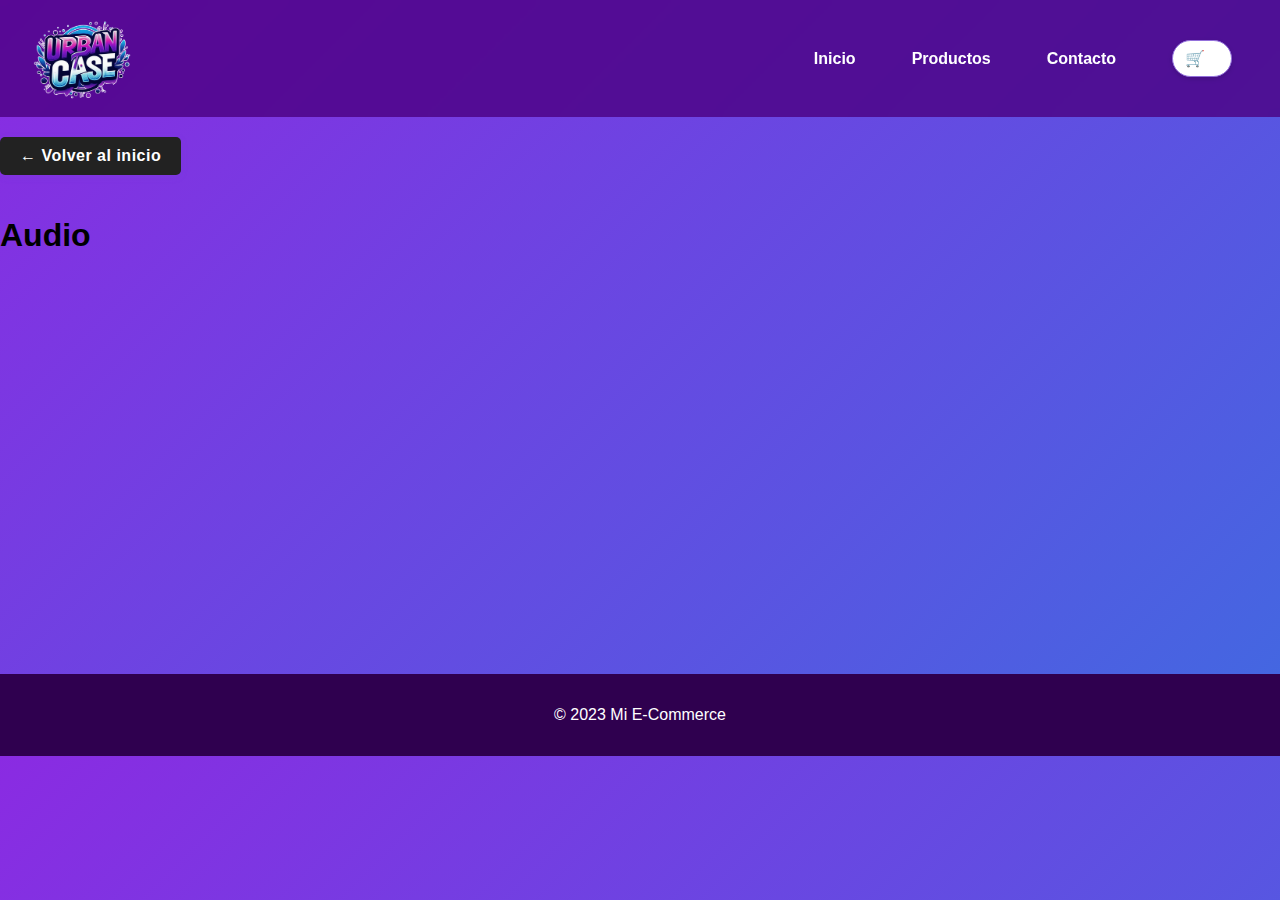
<file: html/audio.html>
<!DOCTYPE html>
<html lang="es">
<head>
    <meta charset="UTF-8">
    <meta name="viewport" content="width=device-width, initial-scale=1.0">
    <title>Audio | UrbanCase</title>
    <link rel="stylesheet" href="../css/style.css">
    <link rel="stylesheet" href="/css/notificacion.css">

</head>
<body>
    <header>
        <img src="../Img/Logo2.png" alt="Logo de la empresa" class="logo">
        <nav>
            <a href="../index.html">Inicio</a>
            <a href="productos.html">Productos</a>
            <a href="#">Contacto</a>
            <a href="cart.html" class="cart-link">
                <div class="cart-icon">
                    <span class="icon">🛒</span>
                    <span class="cart-count">0</span>
                </div>
            </a>
        </nav>
    </header>
    <main>
        <a href="../index.html" class="btn-volver" style="display:inline-block;margin:20px 0;padding:10px 20px;background:#222;color:#fff;text-decoration:none;border-radius:5px;">← Volver al inicio</a>
        <section class="categoria">
            <h1>Audio</h1>
            <div class="producto-lista">
                <article class="producto">
                    <a href="producto.html?id=auriculares-bluetooth">
                        <img src="../Img/Audifonos.webp" alt="Auriculares Bluetooth">
                    </a>
                    <h2><a href="producto.html?id=auriculares-bluetooth" style="color:inherit;text-decoration:none;">Auriculares Bluetooth</a></h2>
                    <p>Conecta inalambricamente y disfruta tu masica.</p>
                    <p class="precio">Precio: $89.99 MXN</p>
                    <button class="add-to-cart" data-product="Auriculares Bluetooth">Añadir al carrito</button>
                </article>
                <article class="producto">
                    <a href="producto.html?id=auriculares-cable">
                        <img src="../Img/conclable.webp" alt="Auriculares con Cable">
                    </a>
                    <h2><a href="producto.html?id=auriculares-cable" style="color:inherit;text-decoration:none;">Auriculares con Cable</a></h2>
                    <p>Sonido de alta calidad y conexión universal.</p>
                    <p class="precio">Precio: $29.99 MXN</p>
                    <button class="add-to-cart" data-product="Auriculares con Cable">Añadir al carrito</button>
                </article>
                <article class="producto">
                    <a href="producto.html?id=bocina-bluetooth">
                        <img src="../Img/bocina.jpeg" alt="Bocina Bluetooth">
                    </a>
                    <h2><a href="producto.html?id=bocina-bluetooth" style="color:inherit;text-decoration:none;">Bocina Bluetooth</a></h2>
                    <p>Lleva tu música a todas partes con esta bocina portatil.</p>
                    <p class="precio">Precio: $99.99 MXN</p>
                    <button class="add-to-cart" data-product="Bocina Bluetooth">Añadir al carrito</button>
                </article>
            </div>
        </section>
    </main>
    <footer>
        <p>&copy; 2023 Mi E-Commerce</p>
    </footer>
    <script src="../js/script.js"></script>
    <script src="../js/animaciones.js"></script>
</body>
</html>
</file>
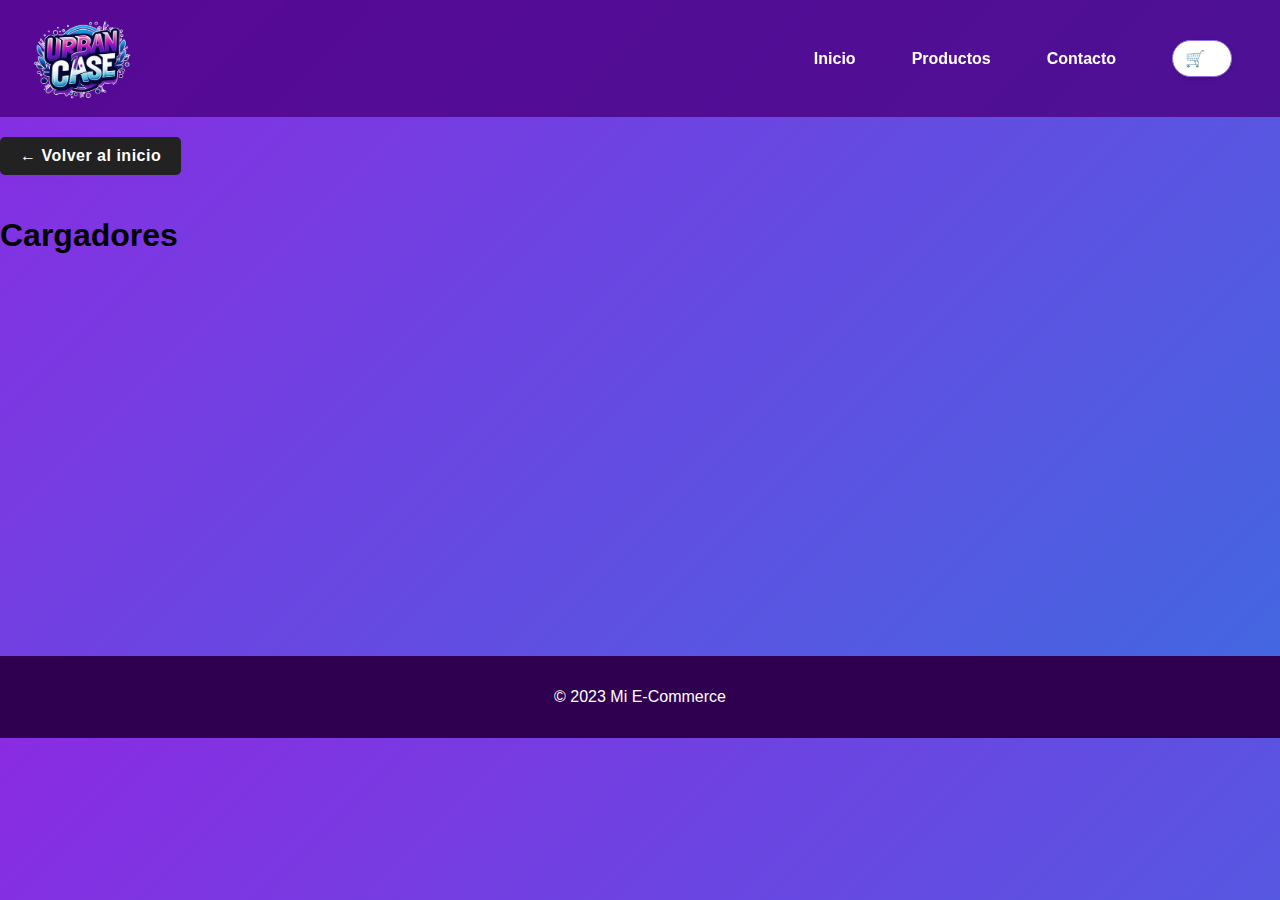
<file: html/cargadores.html>
<!DOCTYPE html>
<html lang="es">
<head>
    <meta charset="UTF-8">
    <meta name="viewport" content="width=device-width, initial-scale=1.0">
    <title>Cargadores | UrbanCase</title>
    <link rel="stylesheet" href="../css/style.css">
    <link rel="stylesheet" href="/css/notificacion.css">

</head>
<body>
    <header>
        <img src="../Img/Logo2.png" alt="Logo de la empresa" class="logo">
        <nav>
            <a href="../index.html">Inicio</a>
            <a href="productos.html">Productos</a>
            <a href="#">Contacto</a>
            <a href="cart.html" class="cart-link">
                <div class="cart-icon">
                    <span class="icon">🛒</span>
                    <span class="cart-count">0</span>
                </div>
            </a>
        </nav>
    </header>
    <main>
        <a href="../index.html" class="btn-volver" style="display:inline-block;margin:20px 0;padding:10px 20px;background:#222;color:#fff;text-decoration:none;border-radius:5px;">← Volver al inicio</a>
        <section class="categoria">
            <h1>Cargadores</h1>
            <div class="producto-lista">
                <article class="producto">
                    <a href="producto.html?id=cargador-inalambrico">
                        <img src="../Img/CargadoIna.webp" alt="Cargador Inalámbrico">
                    </a>
                    <h2><a href="producto.html?id=cargador-inalambrico" style="color:inherit;text-decoration:none;">Cargador Inalámbrico</a></h2>
                    <p>Disfruta de carga rápida y sin cables.</p>
                    <p class="precio">Precio: $19.99 MXN</p>
                    <button class="add-to-cart" data-product="Cargador Inalámbrico">Añadir al carrito</button>
                </article>
                <article class="producto">
                    <a href="producto.html?id=cargador-usbc">
                        <img src="../Img/Cargador.webp" alt="Cargador USB-C">
                    </a>
                    <h2><a href="producto.html?id=cargador-usbc" style="color:inherit;text-decoration:none;">Cargador USB-C</a></h2>
                    <p>Carga rápida para tus dispositivos USB-C.</p>
                    <p class="precio">Precio: $44.99 MXN</p>
                    <button class="add-to-cart" data-product="Cargador USB-C">Añadir al carrito</button>
                </article>
                <article class="producto">
                    <a href="producto.html?id=cargador-auto">
                        <img src="../Img/carro.jpg" alt="Cargador para Auto">
                    </a>
                    <h2><a href="producto.html?id=cargador-auto" style="color:inherit;text-decoration:none;">Cargador para Auto</a></h2>
                    <p>Carga tus dispositivos mientras conduces.</p>
                    <p class="precio">Precio: $34.99 MXN</p>
                    <button class="add-to-cart" data-product="Cargador para Auto">Añadir al carrito</button>
                </article>
            </div>
        </section>
    </main>
    <footer>
        <p>&copy; 2023 Mi E-Commerce</p>
    </footer>
    <script src="../js/script.js"></script>
    <script src="../js/animaciones.js"></script>
</body>
</html>
</file>
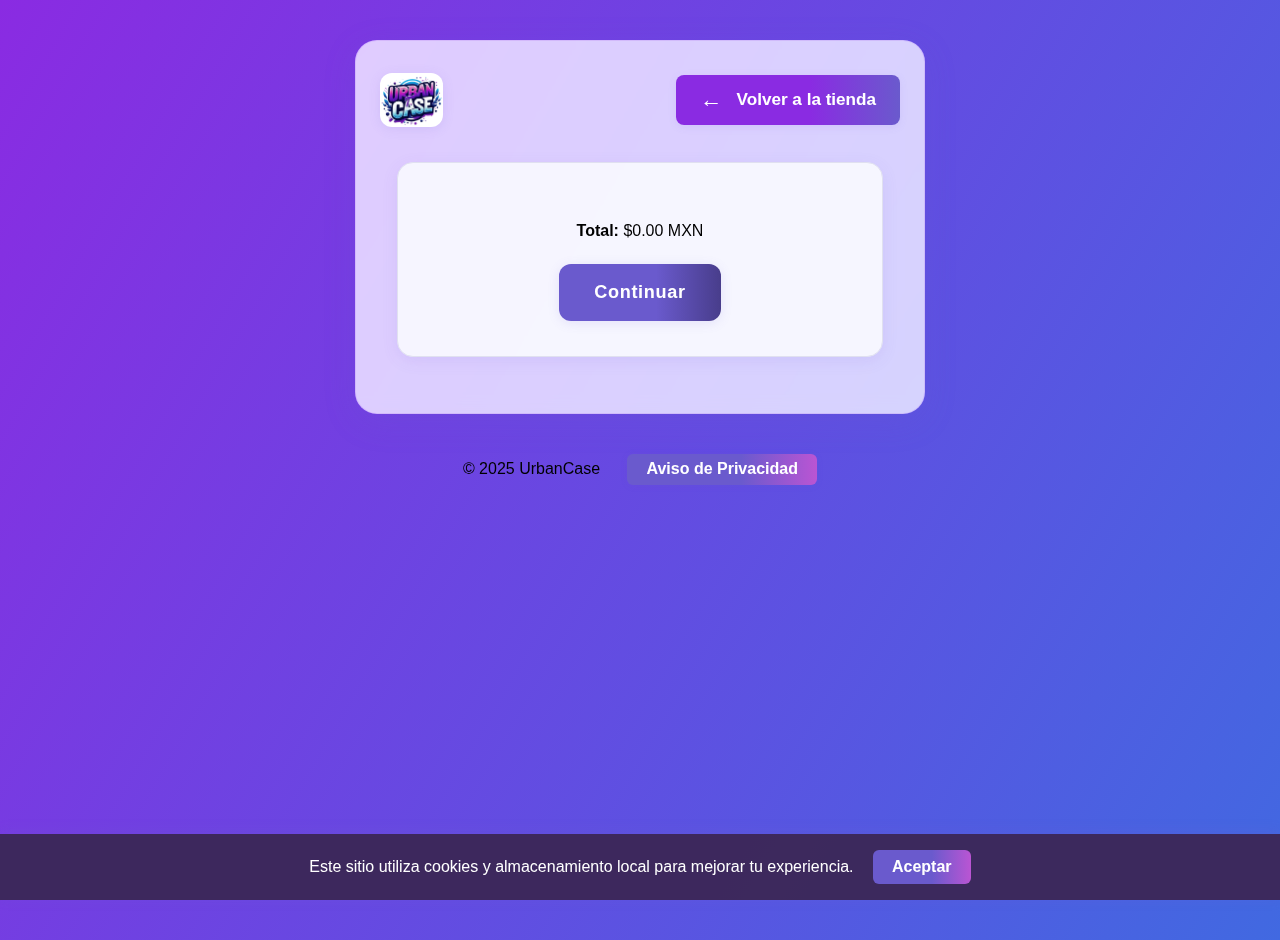
<file: html/cart.html>
<!DOCTYPE html>
<html lang="es">
<head>
    <meta charset="UTF-8">
    <meta http-equiv="Content-Security-Policy" content="default-src 'self'; connect-src 'self' http://127.0.0.1:5000; img-src 'self' data:; script-src 'self'; style-src 'self' 'unsafe-inline'">
    <title>Carrito de Compras</title>
    <meta name="viewport" content="width=device-width, initial-scale=1.0">
    <!-- Vincula el CSS del carrito -->
    <link rel="stylesheet" href="../css/cart.css">
    <link rel="stylesheet" href="../css/formulario-entrega.css">
    <link rel="stylesheet" href="../css/notificacion.css">
</head>
<body>
    <div class="ticket-container">
        <!-- Cabecera con logo y botón volver -->
        <div class="cart-header">
            <a href="../index.html" class="logo-link" title="Volver a la tienda">
                <img src="../Img/Logo2.png" alt="Logo de la tienda" class="cart-logo" />
            </a>
            <a href="../index.html" class="back-btn">
                <span class="back-icon">&#8592;</span>
                Volver a la tienda
            </a>
        </div>

        <!-- Carrito principal -->
        <div class="ticket">
            <ul id="items-list">
                <li style="--i:1" data-precio="55.00">
                    Funda para celular x1
                    <button class="remove-btn">Eliminar</button>
                </li>
                <li style="--i:2" data-precio="29.99">
                    Cargador Inalámbrico x1
                    <button class="remove-btn">Eliminar</button>
                </li>
                <li style="--i:3" data-precio="15.99">
                    Soporte para celular x1
                    <button class="remove-btn">Eliminar</button>
                </li>
            </ul>
            <div class="cart-total">
                <strong>Total:</strong> <span id="cart-total-amount">$0.00 MXN</span>
            </div>
            <button class="checkout-btn" id="btn-continuar">Continuar</button>
        </div>
    </div>

    <!-- Formulario de entrega y datos bancarios (oculto al inicio) -->
    <div class="checkout-form-container" id="checkout-form-container" style="display:none;">
        <div class="checkout-flex">
            <form class="entrega-form" id="form-entrega">
                <h3>Datos de Entrega</h3>
                <label>Nombre completo
                    <input type="text" name="nombre" required>
                </label>
                <label>Dirección
                    <input type="text" name="direccion" required>
                </label>
                <label>Ciudad
                    <input type="text" name="ciudad" required>
                </label>
                <label>Código Postal
                    <input type="text" name="cp" required pattern="[0-9]{5}">
                </label>
                <label>Teléfono
                    <input type="tel" name="telefono" required pattern="^\+?\d{10,15}$" title="Ingresa un teléfono válido (10 a 15 dígitos, opcional +)">
                </label>
            </form>
            <form class="banco-info" id="form-banco" autocomplete="off">
                <h3>Información Bancaria</h3>
                <label>Titular
                    <input type="text" name="titular" required>
                </label>
                <label>Banco
                    <input type="text" name="banco" required>
                </label>
                <label>CLABE
                    <input type="text" name="clabe" required pattern="[0-9]{18}">
                </label>
                <label>Número de tarjeta
                    <input type="text" name="tarjeta" required pattern="[0-9 ]{16,19}">
                </label>
                <p style="font-size:0.95em;color:#888;">Realiza tu pago y envía tu comprobante al WhatsApp de la tienda.</p>
                            </form>
            <button type="submit" class="add-to-cart" id="btn-confirmar" style="margin-top:18px;align-self:flex-start;">Confirmar pedido</button>
        </div>
    </div>
    <!--
    CIBERSEGURIDAD:
    - No guardar datos sensibles (bancarios, personales) en localStorage ni exponerlos en el frontend.
    - No exponer claves, tokens ni lógica crítica en el frontend.
    - Validar SIEMPRE en el backend si se implementa en el futuro.
    -->
    <script src="../js/cart.js"></script>
    <script src="../js/cookies.js"></script>
    <script src="../js/cart-inline.js"></script>
    <script src="../js/ticket.js"></script>
    <style>
    #mensaje-confirmacion {
        display: none;
        position: fixed;
        left: 0; top: 0; right: 0; bottom: 0;
        width: 100vw; height: 100vh;
        background: rgba(60,40,90,0.18);
        z-index: 10000;
        align-items: center;
        justify-content: center;
        pointer-events: none;
        transition: background 0.3s;
    }
    #mensaje-confirmacion span {
        background: linear-gradient(90deg, #6A5ACD 60%, #BA55D3 100%);
        color: #fff;
        padding: 2rem 2.5rem;
        border-radius: 18px;
        font-size: 1.5rem;
        font-weight: bold;
        box-shadow: 0 2px 18px #6A5ACD33;
        opacity: 0;
        transform: scale(0.9);
        transition: opacity 0.4s, transform 0.4s;
        text-align: center;
        letter-spacing: 1px;
    }
    #mensaje-confirmacion.visible span {
        opacity: 1;
        transform: scale(1.08);
    }
    /* Dinosaurio animalito animado */
    .dino-animalito {
      display: flex;
      flex-direction: column;
      align-items: center;
      margin-bottom: 8px;
      margin-top: 8px;
    }
    .dino-cuerpo {
      position: relative;
      width: 70px;
      height: 54px;
      background: #7ed957;
      border-radius: 40% 60% 60% 40%/60% 60% 60% 60%;
      box-shadow: 0 2px 8px #6A5ACD33;
      z-index: 2;
      margin-bottom: 2px;
      display: flex;
      align-items: flex-end;
      justify-content: center;
    }
    .dino-cola {
      position: absolute;
      left: -28px; bottom: 8px;
      width: 32px; height: 18px;
      background: #7ed957;
      border-radius: 60% 0 80% 60%/100% 0 100% 100%;
      transform: rotate(-18deg);
      z-index: 0;
      animation: dino-cola-move 1.2s infinite cubic-bezier(.7,0,.3,1);
      box-shadow: -2px 2px 0 #5fa13c;
    }
    @keyframes dino-cola-move {
      0%, 100% { transform: rotate(-18deg); }
      40% { transform: rotate(-38deg); }
      60% { transform: rotate(-8deg); }
      80% { transform: rotate(-28deg); }
    }
    .dino-panza {
      position: absolute;
      left: 18px; bottom: 0;
      width: 28px; height: 18px;
      background: #b6f7a1;
      border-radius: 50%;
      z-index: 1;
      opacity: 0.7;
    }
    .dino-pierna {
      position: absolute;
      width: 10px; height: 18px;
      background: #5fa13c;
      border-radius: 40% 40% 60% 60%/60% 60% 80% 80%;
      bottom: -6px;
      z-index: 2;
    }
    .dino-pierna-izq { left: 18px; }
    .dino-pierna-der { left: 38px; }
    .dino-brazo {
      position: absolute;
      width: 8px; height: 14px;
      background: #5fa13c;
      border-radius: 40% 40% 60% 60%/60% 60% 80% 80%;
      top: 28px;
      z-index: 3;
      transform: rotate(18deg);
    }
    .dino-brazo-izq { left: 8px; }
    .dino-brazo-der { left: 48px; }
    .dino-cabeza {
      position: absolute;
      right: -32px; top: 0;
      width: 38px; height: 34px;
      background: #7ed957;
      border-radius: 60% 60% 60% 60%/80% 80% 60% 60%;
      box-shadow: 2px 2px 0 #5fa13c;
      z-index: 4;
      display: flex;
      align-items: center;
      justify-content: center;
    }
    .dino-ojo {
      position: absolute;
      left: 22px; top: 10px;
      width: 8px; height: 8px;
      background: #222;
      border-radius: 50%;
      animation: dino-ojo-parpadeo 2.2s infinite;
    }
    @keyframes dino-ojo-parpadeo {
      0%, 92%, 100% { height: 8px; }
      95% { height: 2px; }
    }
    .dino-mejilla {
      position: absolute;
      left: 10px; top: 18px;
      width: 7px; height: 7px;
      background: #ffb6c1;
      border-radius: 50%;
      opacity: 0.5;
    }
    .dino-boca {
      position: absolute;
      left: 20px; top: 22px;
      width: 12px; height: 6px;
      border-bottom: 2px solid #6A5ACD;
      border-radius: 0 0 12px 12px;
    }
    .dino-cresta {
      position: absolute;
      left: 6px; top: -6px;
      width: 8px; height: 14px;
      background: #6A5ACD;
      border-radius: 60% 60% 60% 60%/80% 80% 60% 60%;
      transform: rotate(-18deg);
      opacity: 0.7;
    }
    </style>
<footer>
        <div style="display:flex;align-items:center;gap:1.2em;justify-content:center;flex-wrap:wrap;">
            <span>&copy; 2025 UrbanCase</span>
            <a href="privacidad.html" class="btn-privacidad">Aviso de Privacidad</a>
        </div>
    </footer>
    <style>
    .btn-privacidad {
        background: linear-gradient(90deg, #6A5ACD 60%, #BA55D3 100%);
        color: #fff;
        border: none;
        border-radius: 6px;
        padding: 0.4em 1.2em;
        font-weight: bold;
        font-size: 1em;
        text-decoration: none;
        transition: background 0.2s;
        box-shadow: 0 1px 6px #6A5ACD22;
        margin-left: 0.5em;
        display: inline-block;
    }
    .btn-privacidad:hover {
        background: linear-gradient(90deg, #483D8B 60%, #8A2BE2 100%);
    }
    </style>
</body>
</html>
</file>
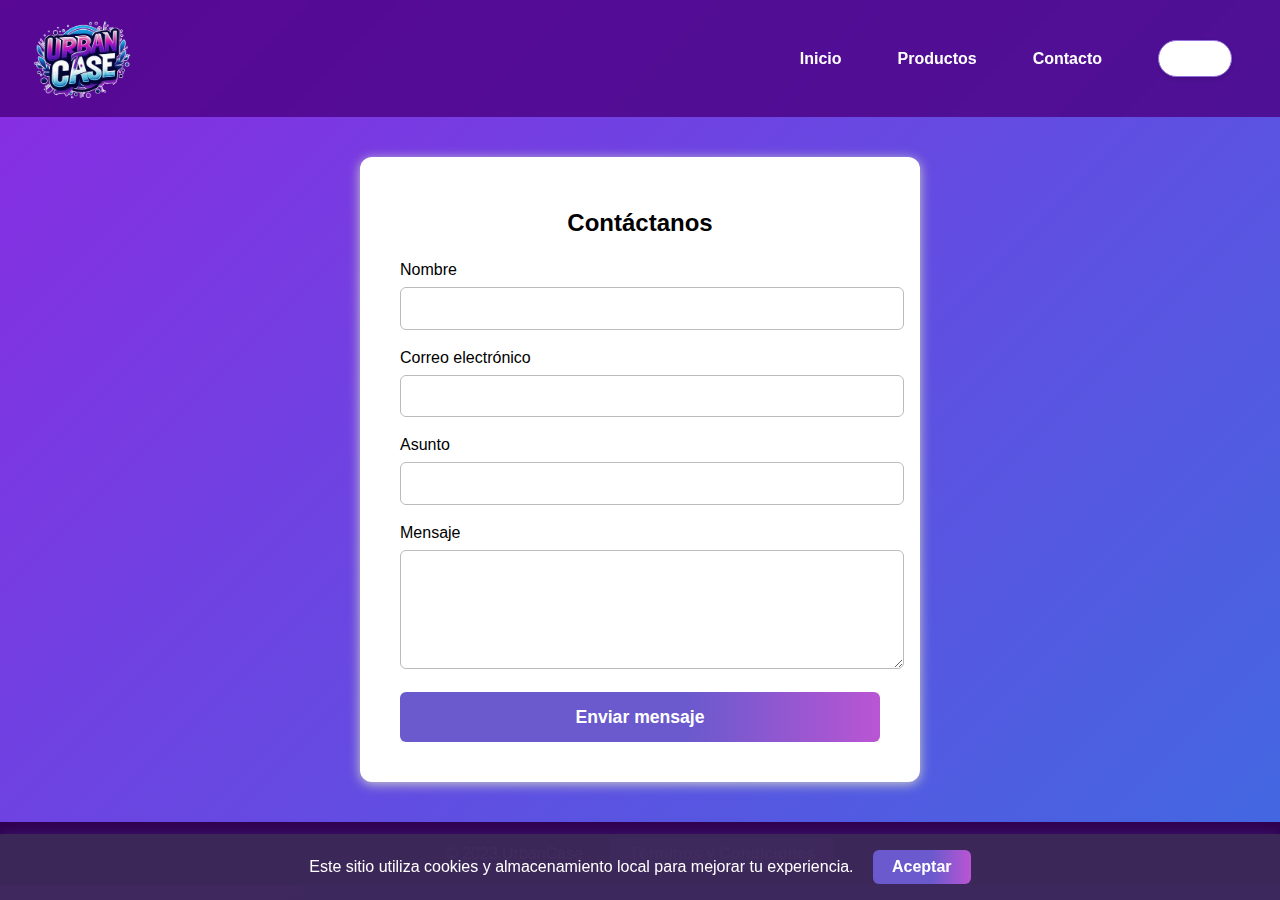
<file: html/contacto.html>
<!DOCTYPE html>
<html lang="es">
<head>
    <meta charset="UTF-8">
    <meta http-equiv="Content-Security-Policy" content="default-src 'self'; img-src 'self' data:; script-src 'self'; style-src 'self' 'unsafe-inline'">
    <meta name="viewport" content="width=device-width, initial-scale=1.0">
    <title>Contacto - UrbanCase</title>
    <link rel="stylesheet" href="../css/style.css">
    <link rel="stylesheet" href="../css/notificacion.css">
    <style>
        .contacto-container {
            max-width: 480px;
            margin: 40px auto;
            background: #fff;
            border-radius: 12px;
            box-shadow: 0 2px 12px #ccc;
            padding: 2rem 2.5rem 2.5rem 2.5rem;
        }
        .contacto-container h2 {
            text-align: center;
            margin-bottom: 1.5rem;
        }
        .contacto-form label {
            display: block;
            margin-bottom: 0.5rem;
            font-weight: 500;
        }
        .contacto-form input,
        .contacto-form textarea {
            width: 100%;
            padding: 0.7rem;
            margin-bottom: 1.2rem;
            border: 1px solid #bbb;
            border-radius: 6px;
            font-size: 1rem;
            resize: vertical;
        }
        .contacto-form button {
            width: 100%;
            background: linear-gradient(90deg, #6A5ACD 60%, #BA55D3 100%);
            color: #fff;
            border: none;
            padding: 0.9rem;
            border-radius: 6px;
            font-size: 1.1rem;
            font-weight: bold;
            cursor: pointer;
            transition: background 0.2s;
        }
        .contacto-form button:hover {
            background: linear-gradient(90deg, #483D8B 60%, #8A2BE2 100%);
        }
        .contacto-exito {
            display: none;
            text-align: center;
            color: #4CAF50;
            font-weight: bold;
            margin-top: 1.2rem;
        }
        @media (max-width: 600px) {
            .contacto-container {
                padding: 1rem;
            }
        }
    </style>
</head>
<body>
    <header>
        <img src="../Img/Logo2.png" alt="Logo de la empresa" class="logo">
        <nav>
            <a href="../index.html">Inicio</a>
            <a href="productos.html">Productos</a>
            <a href="#">Contacto</a>
            <a href="cart.html" class="cart-link">
                <div class="cart-icon">
                    <span class="icon">���</span>
                </div>
            </a>
        </nav>
    </header>
    <main>
        <div class="contacto-container">
            <h2>Contáctanos</h2>
            <form class="contacto-form" id="contacto-form">
                <label for="nombre">Nombre</label>
                <input type="text" id="nombre" name="nombre" required>

                <label for="email">Correo electrónico</label>
                <input type="email" id="email" name="email" required pattern="^[a-zA-Z0-9._%+-]+@[a-zA-Z0-9.-]+\.[a-zA-Z]{2,}$" title="Ingresa un correo electrónico válido">

                <label for="asunto">Asunto</label>
                <input type="text" id="asunto" name="asunto" required>

                <label for="mensaje">Mensaje</label>
                <textarea id="mensaje" name="mensaje" rows="5" required></textarea>

                <button type="submit">Enviar mensaje</button>
            </form>
            <div class="contacto-exito" id="contacto-exito">
                ¡Gracias por contactarnos! Te responderemos pronto.
            </div>
        </div>
    </main>
    <footer>
        <div style="display:flex;align-items:center;gap:1.2em;justify-content:center;flex-wrap:wrap;">
            <span>&copy; 2023 UrbanCase</span>
            <a href="terminos.html" class="btn-terminos">Términos y Condiciones</a>
        </div>
    </footer>
    <style>
    .btn-terminos {
        background: linear-gradient(90deg, #6A5ACD 60%, #BA55D3 100%);
        color: #fff;
        border: none;
        border-radius: 6px;
        padding: 0.4em 1.2em;
        font-weight: bold;
        font-size: 1em;
        text-decoration: none;
        transition: background 0.2s;
        box-shadow: 0 1px 6px #6A5ACD22;
        margin-left: 0.5em;
        display: inline-block;
    }
    .btn-terminos:hover {
        background: linear-gradient(90deg, #483D8B 60%, #8A2BE2 100%);
    }
    </style>
    <script>
    document.getElementById('contacto-form').addEventListener('submit', function(e) {
        e.preventDefault();
        document.getElementById('contacto-exito').style.display = 'block';
        this.reset();
        setTimeout(() => {
            document.getElementById('contacto-exito').style.display = 'none';
        }, 4000);
    });
    </script>
    <script src="../js/cookies.js"></script>
</body>
</html>
</file>
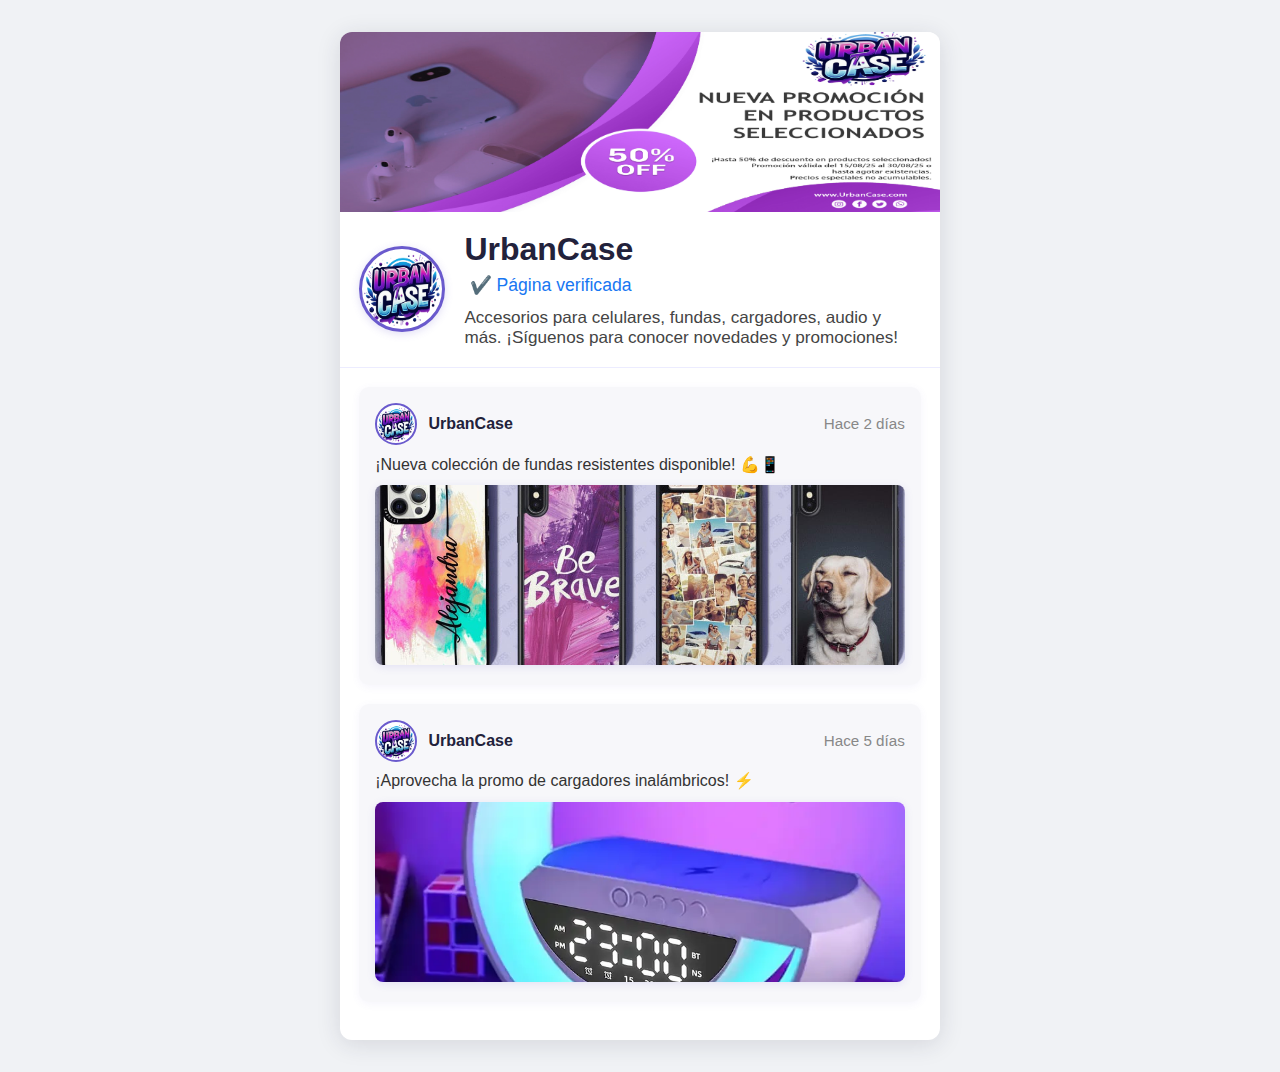
<file: html/facebook.html>
<!DOCTYPE html>
<html lang="es">
<head>
    <meta charset="UTF-8">
    <title>UrbanCase | Facebook</title>
    <meta name="viewport" content="width=device-width, initial-scale=1.0">
    <link rel="stylesheet" href="../css/facebook.css">
</head>
<body>
    <div class="fb-container">
        <div class="fb-cover">
            <img src="../Img/Banner1.jpg" alt="Portada UrbanCase">
        </div>
        <div class="fb-profile">
            <img src="../Img/Logo2.png" alt="Logo UrbanCase" class="fb-logo">
            <div class="fb-info">
                <h1>UrbanCase</h1>
                <span class="fb-verified">✔️ Página verificada</span>
                <p class="fb-desc">Accesorios para celulares, fundas, cargadores, audio y más. ¡Síguenos para conocer novedades y promociones!</p>
            </div>
        </div>
        <div class="fb-posts">
            <div class="fb-post">
                <div class="fb-post-header">
                    <img src="../Img/Logo2.png" alt="UrbanCase" class="fb-post-logo">
                    <span class="fb-post-name">UrbanCase</span>
                    <span class="fb-post-date">Hace 2 días</span>
                </div>
                <div class="fb-post-content">
                    <p>¡Nueva colección de fundas resistentes disponible! 💪📱</p>
                    <img src="../Img/FundasMenu.jpg" alt="Fundas UrbanCase">
                </div>
            </div>
            <div class="fb-post">
                <div class="fb-post-header">
                    <img src="../Img/Logo2.png" alt="UrbanCase" class="fb-post-logo">
                    <span class="fb-post-name">UrbanCase</span>
                    <span class="fb-post-date">Hace 5 días</span>
                </div>
                <div class="fb-post-content">
                    <p>¡Aprovecha la promo de cargadores inalámbricos! ⚡</p>
                    <img src="../Img/CargadoIna.webp" alt="Cargador UrbanCase">
                </div>
            </div>
        </div>
    </div>
</body>
</html>
</file>
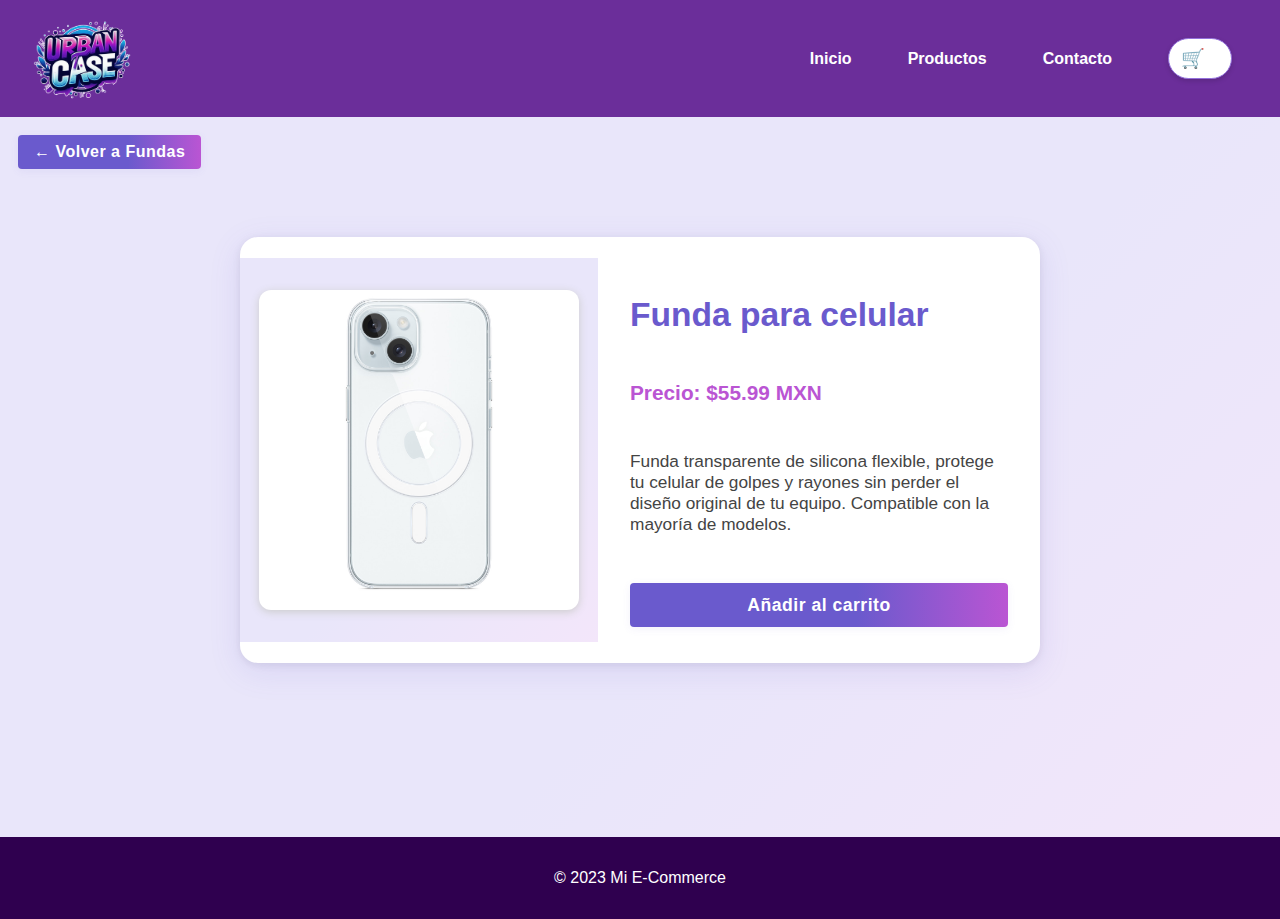
<file: html/funda-transparente.html>
<!DOCTYPE html>
<html lang="es">
<head>
    <meta charset="UTF-8">
    <meta name="viewport" content="width=device-width, initial-scale=1.0">
    <title>Funda para celular | UrbanCase</title>
    <link rel="stylesheet" href="../css/funda-transparente.css">
</head>
<body>
    <header>
        <img src="../Img/Logo2.png" alt="Logo de la empresa" class="logo">
        <nav>
            <a href="../index.html">Inicio</a>
            <a href="productos.html">Productos</a>
            <a href="#">Contacto</a>
            <a href="cart.html" class="cart-link">
                <div class="cart-icon">
                    <span class="icon">🛒</span>
                    <span class="cart-count">0</span>
                </div>
            </a>
        </nav>
    </header>
    <main>
        <a href="fundas.html" class="btn-volver">← Volver a Fundas</a>
        <section class="producto-detalle">
            <div class="producto-detalle-img">
                <img src="../Img/MT203.jpeg" alt="Funda Transparente para Celular" style="max-width:320px; width:100%; border-radius:12px; box-shadow:0 2px 8px #ccc;">
            </div>
            <div class="producto-detalle-info">
                <h1>Funda para celular</h1>
                <p class="precio" style="font-size:1.3rem;">Precio: $55.99 MXN</p>
                <p>Funda transparente de silicona flexible, protege tu celular de golpes y rayones sin perder el diseño original de tu equipo. Compatible con la mayoría de modelos.</p>
                <button class="add-to-cart" data-product="Funda para celular">Añadir al carrito</button>
            </div>
        </section>
    </main>
    <footer>
        <p>&copy; 2023 Mi E-Commerce</p>
    </footer>
    <script src="../js/funda-transparente.js"></script>
    <script src="../js/animaciones.js"></script>
</body>
</html>
</file>
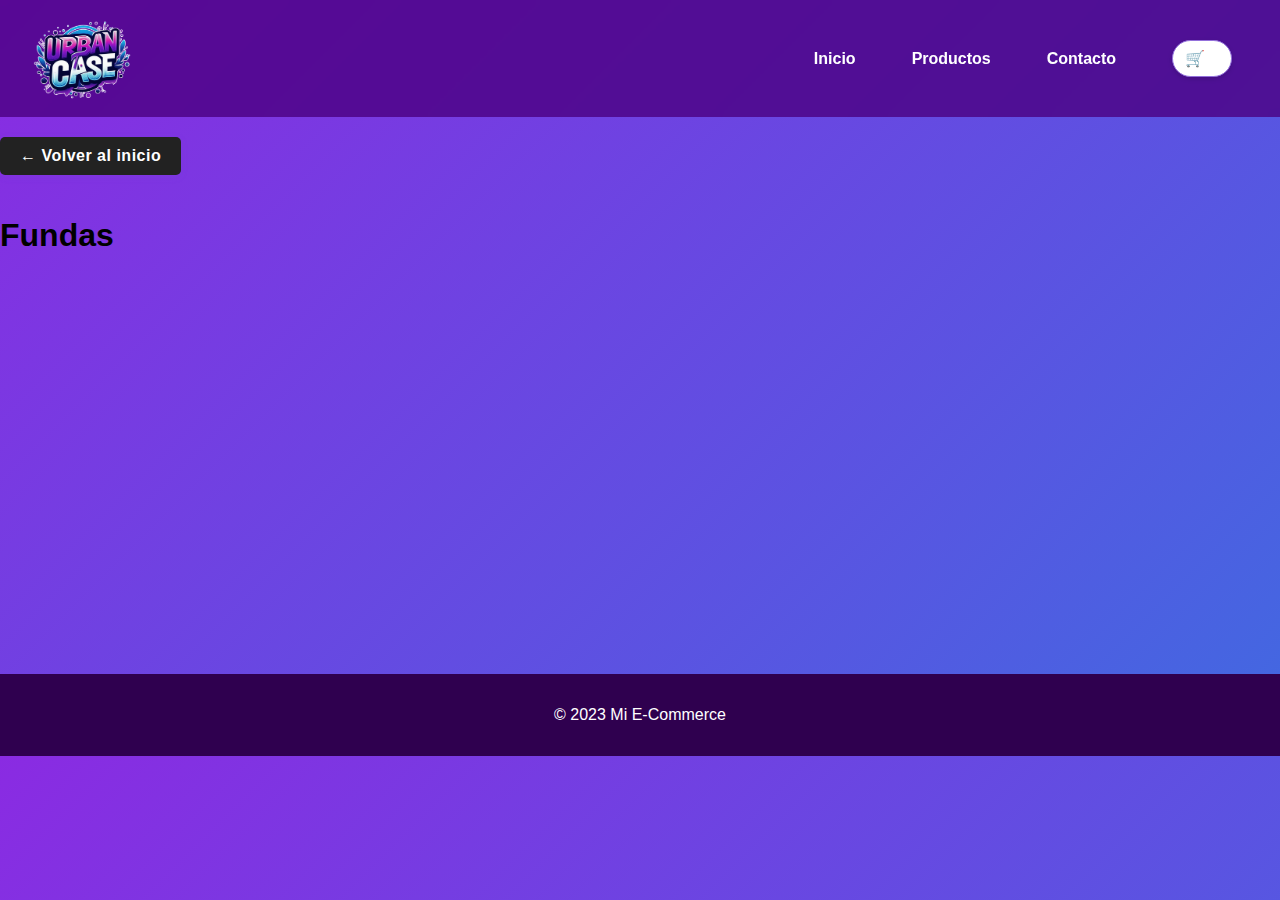
<file: html/fundas.html>
<!DOCTYPE html>
<html lang="es">
<head>
    <meta charset="UTF-8">
    <meta name="viewport" content="width=device-width, initial-scale=1.0">
    <title>Fundas | UrbanCase</title>
    <link rel="stylesheet" href="../css/style.css">
    <link rel="stylesheet" href="/css/notificacion.css">

</head>
<body>
    <header>
        <img src="../Img/Logo2.png" alt="Logo de la empresa" class="logo">
        <nav>
            <a href="../index.html">Inicio</a>
            <a href="productos.html">Productos</a>
            <a href="#">Contacto</a>
            <a href="cart.html" class="cart-link">
                <div class="cart-icon">
                    <span class="icon">🛒</span>
                    <span class="cart-count">0</span>
                </div>
            </a>
        </nav>
    </header>
    <main>
        <a href="../index.html" class="btn-volver" style="display:inline-block;margin:20px 0;padding:10px 20px;background:#222;color:#fff;text-decoration:none;border-radius:5px;">← Volver al inicio</a>
        <section class="categoria">
            <h1>Fundas</h1>
            <div class="producto-lista">
                <article class="producto">
                    <a href="producto.html?id=funda-transparente">
                        <img src="../Img/MT203.jpeg" alt="Funda Transparente">
                    </a>
                    <h2><a href="producto.html?id=funda-transparente" style="color:inherit;text-decoration:none;">Funda para celular</a></h2>
                    <p>Funda Transparente de Silicona</p>
                    <p class="precio">Precio: $55.99 MXN</p>
                    <button class="add-to-cart" data-product="Funda para celular">Añadir al carrito</button>
                </article>
                <article class="producto">
                    <a href="producto.html?id=funda-colores">
                        <img src="../Img/colores.avif" alt="Funda de Colores">
                    </a>
                    <h2><a href="producto.html?id=funda-colores" style="color:inherit;text-decoration:none;">Funda de Colores</a></h2>
                    <p>Funda de silicona disponible en varios colores.</p>
                    <p class="precio">Precio: $59.99 MXN</p>
                    <button class="add-to-cart" data-product="Funda de Colores">Añadir al carrito</button>
                </article>
                <article class="producto">
                    <a href="producto.html?id=funda-dura">
                        <img src="../Img/rudo.jpg" alt="Funda Dura">
                    </a>
                    <h2><a href="producto.html?id=funda-dura" style="color:inherit;text-decoration:none;">Funda Dura</a></h2>
                    <p>Protección extra para tu celular con diseño elegante.</p>
                    <p class="precio">Precio: $69.99 MXN</p>
                    <button class="add-to-cart" data-product="Funda Dura">Añadir al carrito</button>
                </article>
            </div>
        </section>
    </main>
    <footer>
        <p>&copy; 2023 Mi E-Commerce</p>
    </footer>
    <script src="../js/script.js"></script>
    <script src="../js/animaciones.js"></script>
</body>
</html>
</file>
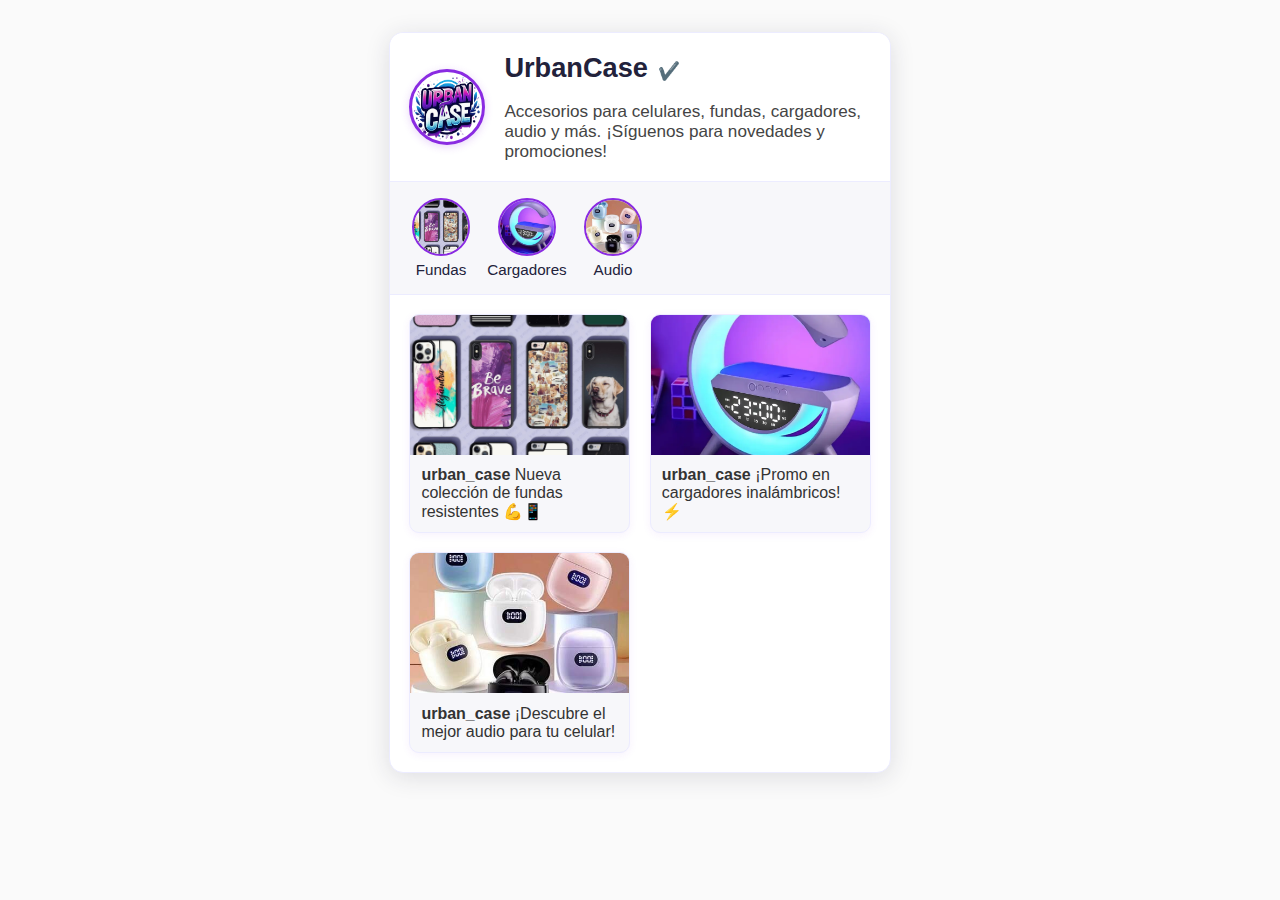
<file: html/instagram.html>
<!DOCTYPE html>
<html lang="es">
<head>
    <meta charset="UTF-8">
    <title>UrbanCase | Instagram</title>
    <meta name="viewport" content="width=device-width, initial-scale=1.0">
    <link rel="stylesheet" href="../css/instagram.css">
</head>
<body>
    <div class="ig-container">
        <div class="ig-header">
            <img src="../Img/Logo2.png" alt="Logo UrbanCase" class="ig-logo">
            <div class="ig-info">
                <h1>UrbanCase</h1>
                <span class="ig-verified">✔️</span>
                <p class="ig-desc">Accesorios para celulares, fundas, cargadores, audio y más. ¡Síguenos para novedades y promociones!</p>
            </div>
        </div>
        <div class="ig-stories">
            <div class="ig-story">
                <img src="../Img/FundasMenu.jpg" alt="Historia Fundas">
                <span>Fundas</span>
            </div>
            <div class="ig-story">
                <img src="../Img/CargadoIna.webp" alt="Historia Cargadores">
                <span>Cargadores</span>
            </div>
            <div class="ig-story">
                <img src="../Img/MenuAudio.jpg" alt="Historia Audio">
                <span>Audio</span>
            </div>
        </div>
        <div class="ig-posts">
            <div class="ig-post">
                <img src="../Img/FundasMenu.jpg" alt="Post Fundas">
                <div class="ig-post-caption">
                    <strong>urban_case</strong> Nueva colección de fundas resistentes 💪📱
                </div>
            </div>
            <div class="ig-post">
                <img src="../Img/CargadoIna.webp" alt="Post Cargadores">
                <div class="ig-post-caption">
                    <strong>urban_case</strong> ¡Promo en cargadores inalámbricos! ⚡
                </div>
            </div>
            <div class="ig-post">
                <img src="../Img/MenuAudio.jpg" alt="Post Audio">
                <div class="ig-post-caption">
                    <strong>urban_case</strong> ¡Descubre el mejor audio para tu celular!
                </div>
            </div>
        </div>
    </div>
</body>
</html>
</file>
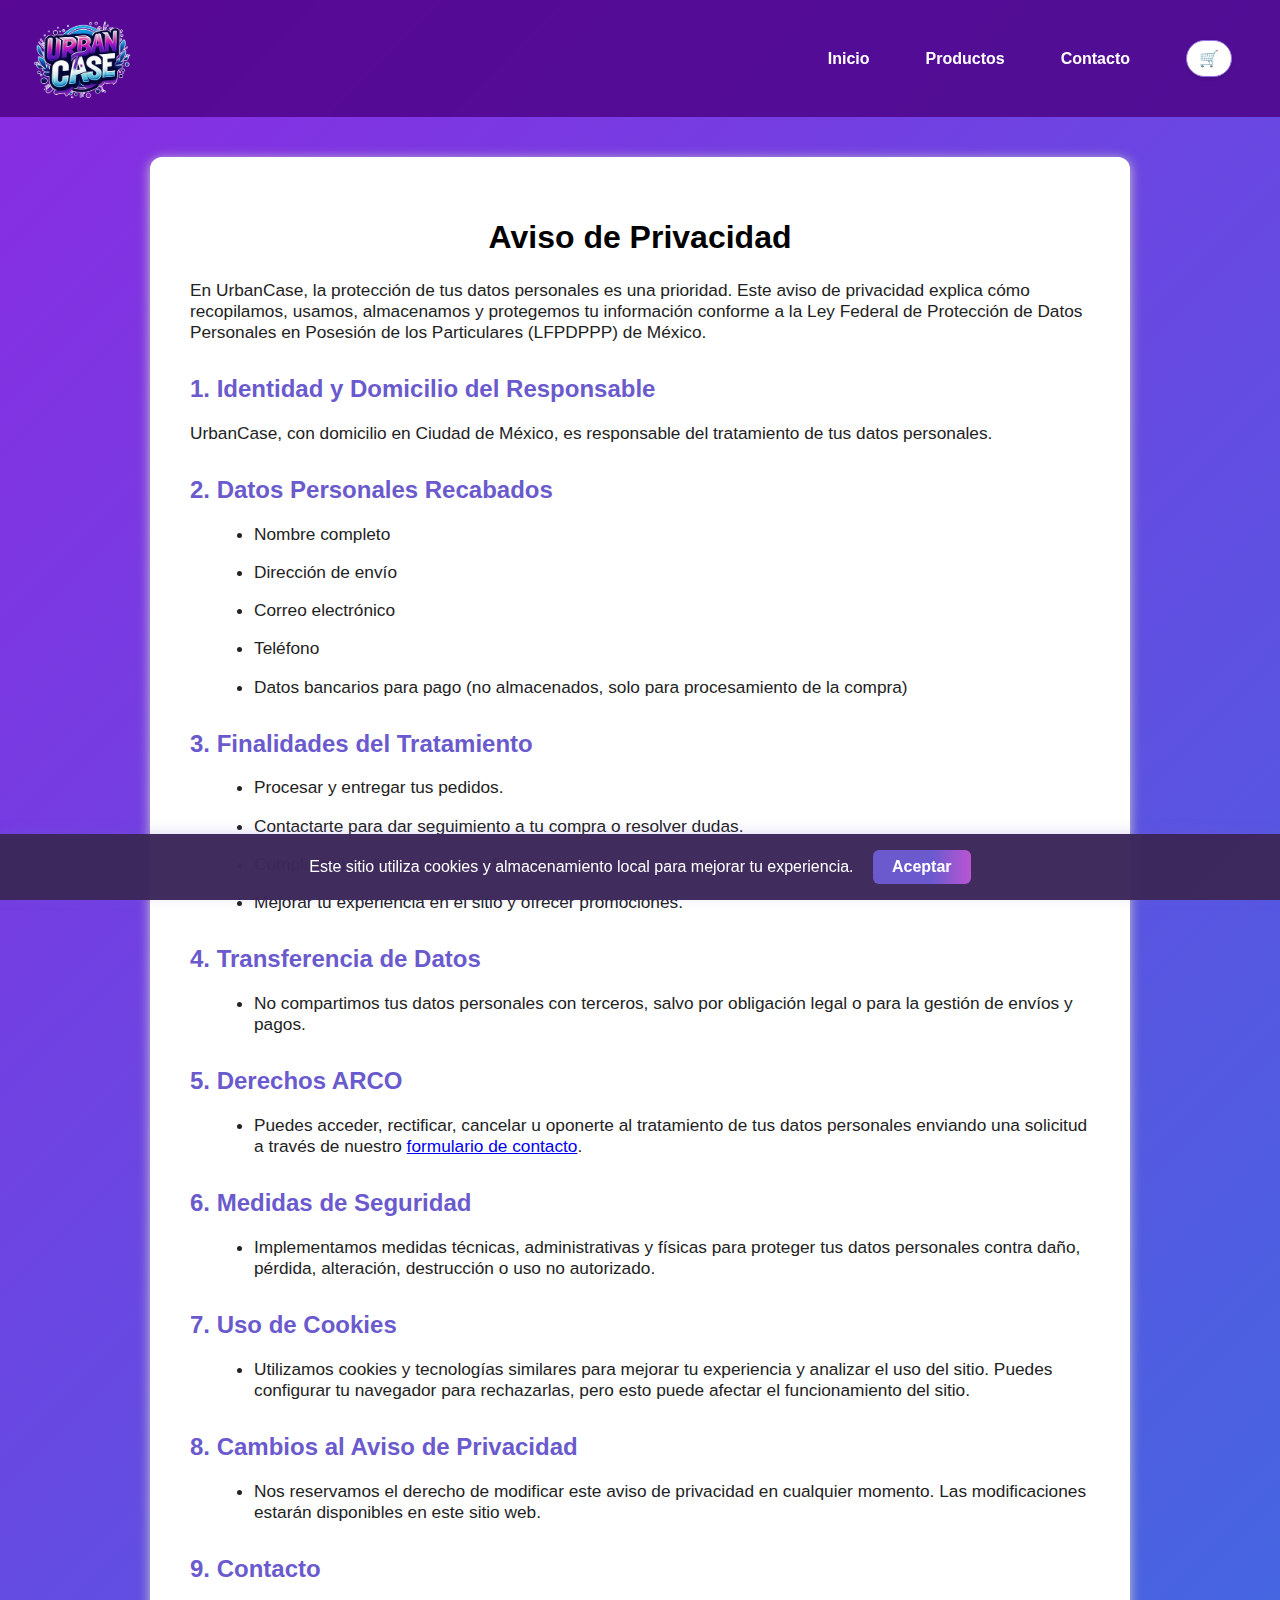
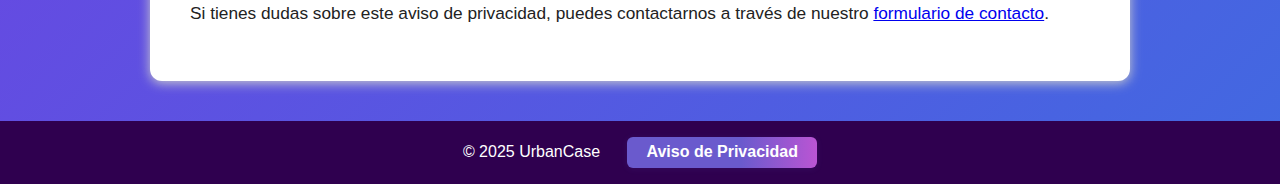
<file: html/privacidad.html>
<!DOCTYPE html>
<html lang="es">
<head>
    <meta charset="UTF-8">
    <meta http-equiv="Content-Security-Policy" content="default-src 'self'; img-src 'self' data:; script-src 'self'; style-src 'self' 'unsafe-inline'">
    <meta name="viewport" content="width=device-width, initial-scale=1.0">
    <title>Aviso de Privacidad - UrbanCase</title>
    <link rel="stylesheet" href="../css/style.css">
    <link rel="stylesheet" href="../css/notificacion.css">
    <style>
        .privacidad-container {
            max-width: 900px;
            margin: 40px auto;
            background: #fff;
            border-radius: 12px;
            box-shadow: 0 2px 12px #ccc;
            padding: 2.5rem 2.5rem 2.5rem 2.5rem;
        }
        .privacidad-container h1 {
            text-align: center;
            margin-bottom: 1.5rem;
        }
        .privacidad-container h2 {
            margin-top: 2rem;
            color: #6A5ACD;
        }
        .privacidad-container p, .privacidad-container li {
            font-size: 1.08rem;
            color: #222;
            margin-bottom: 1em;
        }
        .privacidad-container ul {
            margin-left: 1.5em;
        }
        @media (max-width: 600px) {
            .privacidad-container {
                padding: 1rem;
            }
        }
    </style>
</head>
<body>
    <header>
        <img src="../Img/Logo2.png" alt="Logo de la empresa" class="logo">
        <nav>
            <a href="../index.html">Inicio</a>
            <a href="productos.html">Productos</a>
            <a href="contacto.html">Contacto</a>
            <a href="cart.html" class="cart-link">
                <div class="cart-icon">
                    <span class="icon">🛒</span>
                </div>
            </a>
        </nav>
    </header>
    <main>
        <div class="privacidad-container">
            <h1>Aviso de Privacidad</h1>
            <p>En UrbanCase, la protección de tus datos personales es una prioridad. Este aviso de privacidad explica cómo recopilamos, usamos, almacenamos y protegemos tu información conforme a la Ley Federal de Protección de Datos Personales en Posesión de los Particulares (LFPDPPP) de México.</p>
            <h2>1. Identidad y Domicilio del Responsable</h2>
            <p>UrbanCase, con domicilio en Ciudad de México, es responsable del tratamiento de tus datos personales.</p>
            <h2>2. Datos Personales Recabados</h2>
            <ul>
                <li>Nombre completo</li>
                <li>Dirección de envío</li>
                <li>Correo electrónico</li>
                <li>Teléfono</li>
                <li>Datos bancarios para pago (no almacenados, solo para procesamiento de la compra)</li>
            </ul>
            <h2>3. Finalidades del Tratamiento</h2>
            <ul>
                <li>Procesar y entregar tus pedidos.</li>
                <li>Contactarte para dar seguimiento a tu compra o resolver dudas.</li>
                <li>Cumplir obligaciones legales y fiscales.</li>
                <li>Mejorar tu experiencia en el sitio y ofrecer promociones.</li>
            </ul>
            <h2>4. Transferencia de Datos</h2>
            <ul>
                <li>No compartimos tus datos personales con terceros, salvo por obligación legal o para la gestión de envíos y pagos.</li>
            </ul>
            <h2>5. Derechos ARCO</h2>
            <ul>
                <li>Puedes acceder, rectificar, cancelar u oponerte al tratamiento de tus datos personales enviando una solicitud a través de nuestro <a href="contacto.html">formulario de contacto</a>.</li>
            </ul>
            <h2>6. Medidas de Seguridad</h2>
            <ul>
                <li>Implementamos medidas técnicas, administrativas y físicas para proteger tus datos personales contra daño, pérdida, alteración, destrucción o uso no autorizado.</li>
            </ul>
            <h2>7. Uso de Cookies</h2>
            <ul>
                <li>Utilizamos cookies y tecnologías similares para mejorar tu experiencia y analizar el uso del sitio. Puedes configurar tu navegador para rechazarlas, pero esto puede afectar el funcionamiento del sitio.</li>
            </ul>
            <h2>8. Cambios al Aviso de Privacidad</h2>
            <ul>
                <li>Nos reservamos el derecho de modificar este aviso de privacidad en cualquier momento. Las modificaciones estarán disponibles en este sitio web.</li>
            </ul>
            <h2>9. Contacto</h2>
            <p>Si tienes dudas sobre este aviso de privacidad, puedes contactarnos a través de nuestro <a href="contacto.html">formulario de contacto</a>.</p>
        </div>
    </main>
    <footer>
        <div style="display:flex;align-items:center;gap:1.2em;justify-content:center;flex-wrap:wrap;">
            <span>&copy; 2025 UrbanCase</span>
            <a href="privacidad.html" class="btn-privacidad">Aviso de Privacidad</a>
        </div>
    </footer>
    <style>
    .btn-privacidad {
        background: linear-gradient(90deg, #6A5ACD 60%, #BA55D3 100%);
        color: #fff;
        border: none;
        border-radius: 6px;
        padding: 0.4em 1.2em;
        font-weight: bold;
        font-size: 1em;
        text-decoration: none;
        transition: background 0.2s;
        box-shadow: 0 1px 6px #6A5ACD22;
        margin-left: 0.5em;
        display: inline-block;
    }
    .btn-privacidad:hover {
        background: linear-gradient(90deg, #483D8B 60%, #8A2BE2 100%);
    }
    </style>
    <script src="../js/cookies.js"></script>
</body>
</html>
</file>
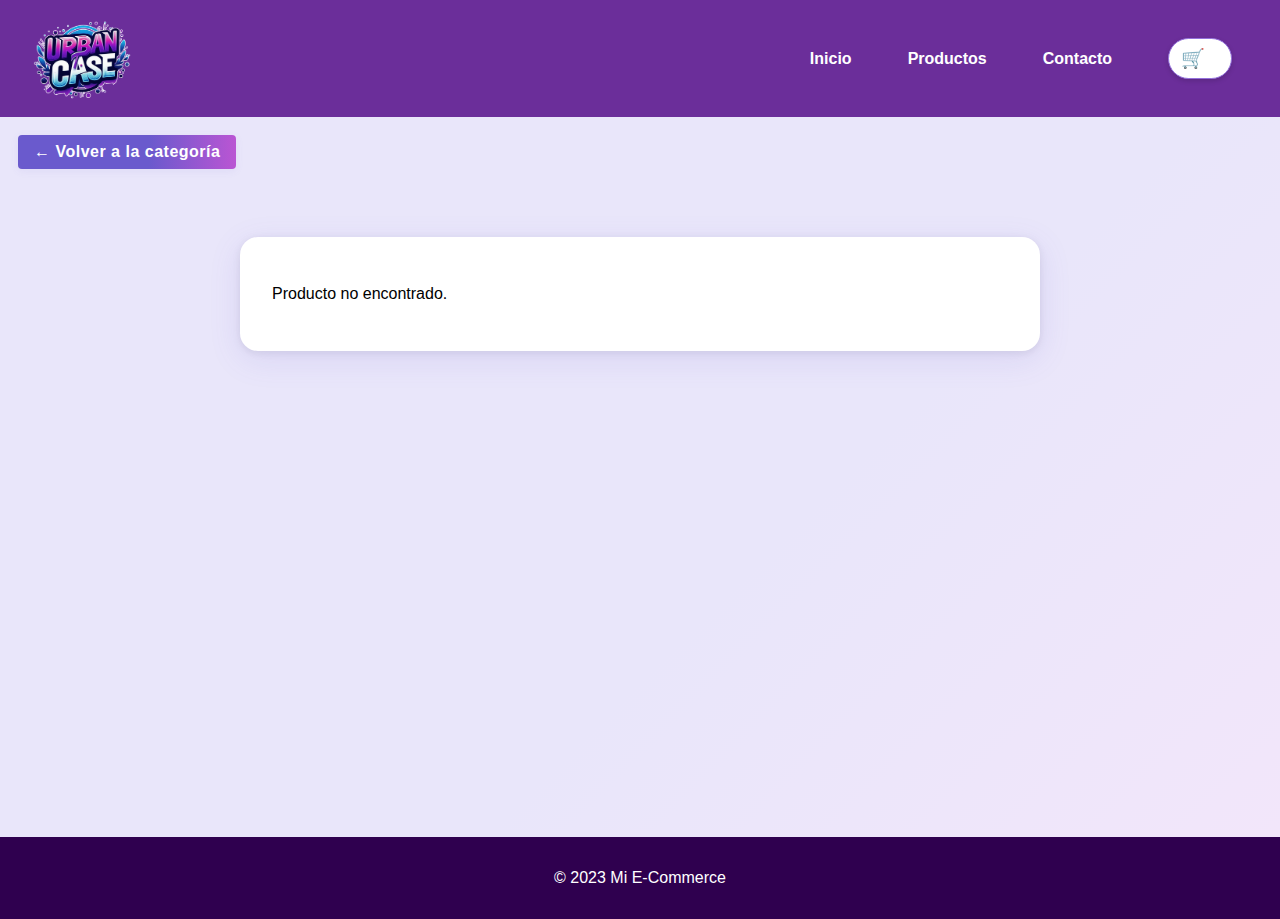
<file: html/producto.html>
<!DOCTYPE html>
<html lang="es">
<head>
    <meta charset="UTF-8">
    <meta name="viewport" content="width=device-width, initial-scale=1.0">
    <title>Detalle de Producto | UrbanCase</title>
    <link rel="stylesheet" href="../css/funda-transparente.css">
    <link rel="stylesheet" href="/css/notificacion.css">

</head>
<body>
    <header>
        <img src="../Img/Logo2.png" alt="Logo de la empresa" class="logo">
        <nav>
            <a href="../index.html">Inicio</a>
            <a href="productos.html">Productos</a>
            <a href="#">Contacto</a>
            <a href="cart.html" class="cart-link">
                <div class="cart-icon">
                    <span class="icon">🛒</span>
                    <span class="cart-count">0</span>
                </div>
            </a>
        </nav>
    </header>
    <main>
        <a href="#" class="btn-volver" id="volver-categoria">← Volver a la categoría</a>
        <section class="producto-detalle" id="producto-detalle">
            <!-- El contenido del producto se llenará dinámicamente -->
        </section>
    </main>
    <footer>
        <p>&copy; 2023 Mi E-Commerce</p>
    </footer>
    <script src="../js/producto.js"></script>
</body>
</html>
</file>
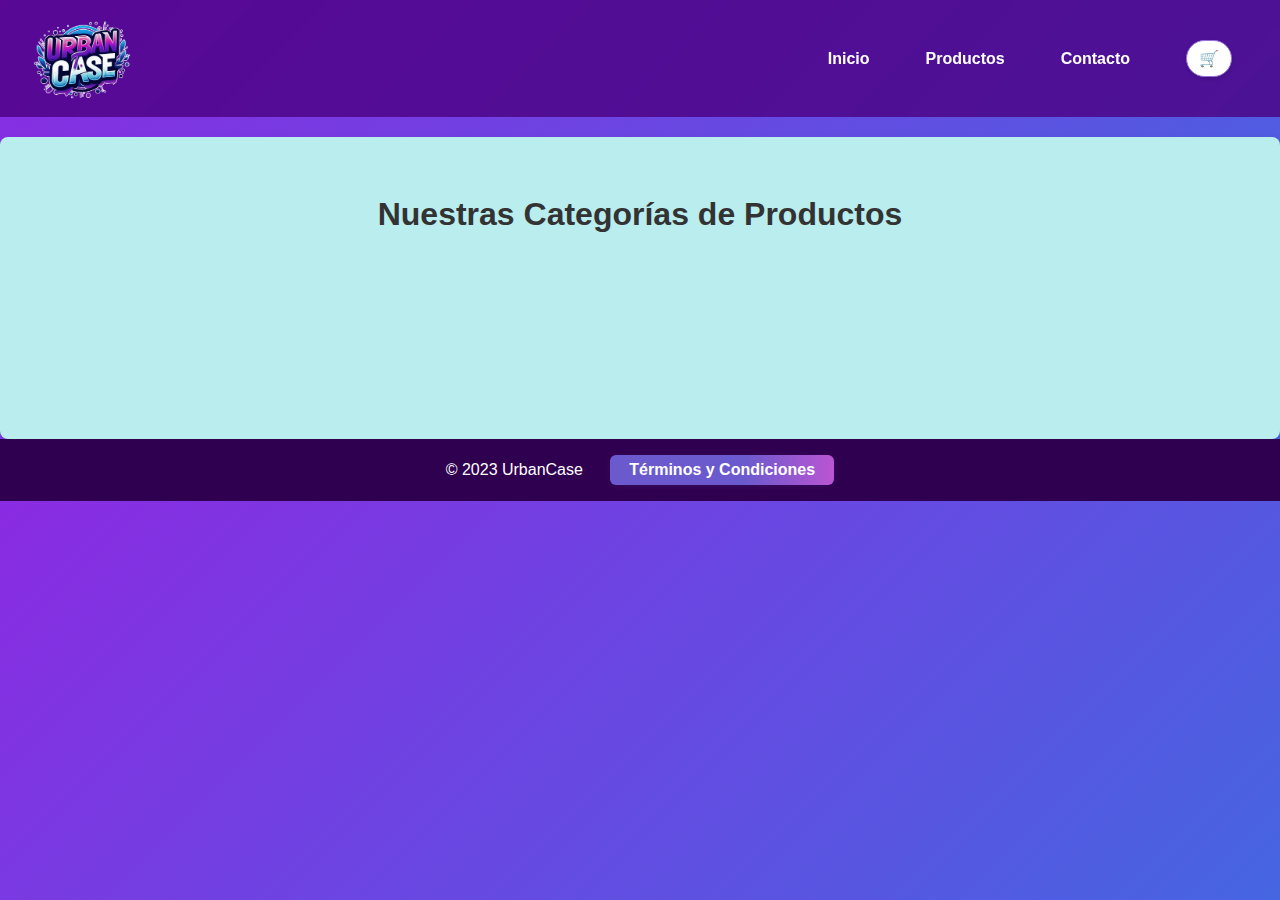
<file: html/productos.html>
<!DOCTYPE html>
<html lang="es">
<head>
    <meta charset="UTF-8">
    <meta name="viewport" content="width=device-width, initial-scale=1.0">
    <title>UrbanCase - Productos</title>
    <link rel="stylesheet" href="../css/style.css">
    <link rel="stylesheet" href="../css/notificacion.css">
</head>
<body>
    <header>
        <img src="../Img/Logo2.png" alt="Logo de la empresa" class="logo">
        <nav>
            <a href="../index.html">Inicio</a>
            <a href="productos.html">Productos</a>
            <a href="contacto.html">Contacto</a>
            <a href="cart.html" class="cart-link">
                <div class="cart-icon">
                    <span class="icon">🛒</span>
                </div>
            </a>
        </nav>
    </header>

    <main>
        <section class="categories-section">
            <h2>Nuestras Categorías de Productos</h2>
            <div class="categories-grid">
                <a href="../html/fundas.html" class="category-item">
                    <img src="../Img/FundasMenu.jpg" alt="Categoría Fundas">
                    <h3>Fundas</h3>
                </a>
                <a href="../html/cargadores.html" class="category-item">
                    <img src="../Img/CargadoterMenu.jpg" alt="Categoría Cargadores">
                    <h3>Cargadores</h3>
                </a>
                <a href="../html/audio.html" class="category-item">
                    <img src="../Img/MenuAudio.jpg" alt="Categoría Audio">
                    <h3>Audio</h3>
                </a>
                <a href="../html/soportes.html" class="category-item">
                    <img src="../Img/MenuSoprte.jpg" alt="Categoría Soportes">
                    <h3>Soportes</h3>
                </a>
            </div>
        </section>
    </main>
<footer>
        <div style="display:flex;align-items:center;gap:1.2em;justify-content:center;flex-wrap:wrap;">
            <span>&copy; 2023 UrbanCase</span>
            <a href="terminos.html" class="btn-terminos">Términos y Condiciones</a>
        </div>
    </footer>
    <style>
    .btn-terminos {
        background: linear-gradient(90deg, #6A5ACD 60%, #BA55D3 100%);
        color: #fff;
        border: none;
        border-radius: 6px;
        padding: 0.4em 1.2em;
        font-weight: bold;
        font-size: 1em;
        text-decoration: none;
        transition: background 0.2s;
        box-shadow: 0 1px 6px #6A5ACD22;
        margin-left: 0.5em;
        display: inline-block;
    }
    .btn-terminos:hover {
        background: linear-gradient(90deg, #483D8B 60%, #8A2BE2 100%);
    }
    </style>
<script src="../js/animaciones.js"></script>
</body>
</html>
</file>
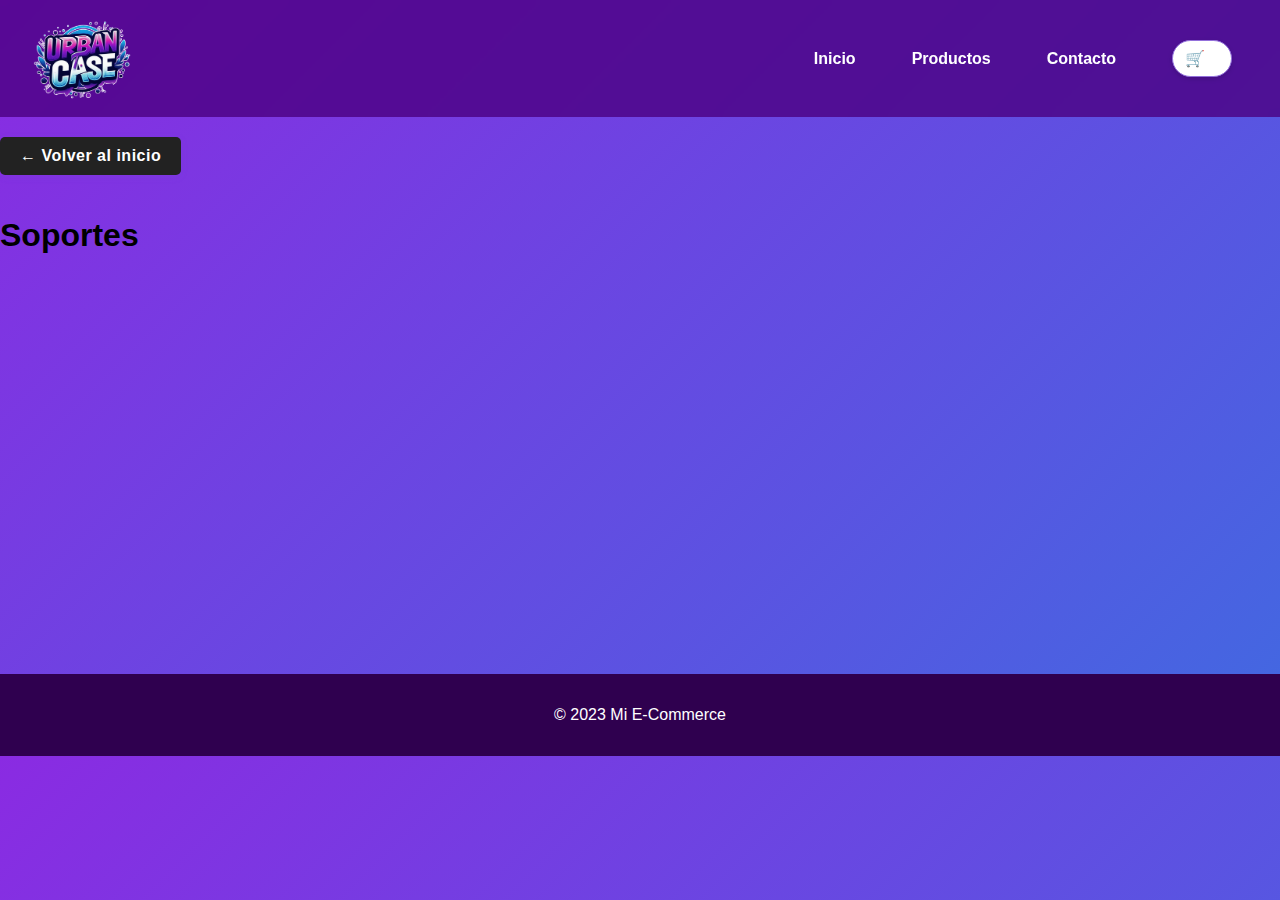
<file: html/soportes.html>
<!DOCTYPE html>
<html lang="es">
<head>
    <meta charset="UTF-8">
    <meta name="viewport" content="width=device-width, initial-scale=1.0">
    <title>Soportes | UrbanCase</title>
    <link rel="stylesheet" href="../css/style.css">
    <link rel="stylesheet" href="/css/notificacion.css">

</head>
<body>
    <header>
        <img src="../Img/Logo2.png" alt="Logo de la empresa" class="logo">
        <nav>
            <a href="../index.html">Inicio</a>
            <a href="productos.html">Productos</a>
            <a href="#">Contacto</a>
            <a href="cart.html" class="cart-link">
                <div class="cart-icon">
                    <span class="icon">🛒</span>
                    <span class="cart-count">0</span>
                </div>
            </a>
        </nav>
    </header>
    <main>
        <a href="../index.html" class="btn-volver" style="display:inline-block;margin:20px 0;padding:10px 20px;background:#222;color:#fff;text-decoration:none;border-radius:5px;">← Volver al inicio</a>
        <section class="categoria">
            <h1>Soportes</h1>
            <div class="producto-lista">
                <article class="producto">
                    <a href="producto.html?id=soporte-celular">
                        <img src="../Img/SoporteP.webp" alt="Soporte para Celular">
                    </a>
                    <h2><a href="producto.html?id=soporte-celular" style="color:inherit;text-decoration:none;">Soporte para celular</a></h2>
                    <p>Ideal para ver vídeos sin tenerlo en mano.</p>
                    <p class="precio">Precio: $39.99 MXN</p>
                    <button class="add-to-cart" data-product="Soporte para celular">Añadir al carrito</button>
                </article>
                <article class="producto">
                    <a href="producto.html?id=soporte-auto">
                        <img src="../Img/soprtecarro.jpg" alt="Soporte para Auto">
                    </a>
                    <h2><a href="producto.html?id=soporte-auto" style="color:inherit;text-decoration:none;">Soporte para Auto</a></h2>
                    <p>Fija tu celular de forma segura en el coche.</p>
                    <p class="precio">Precio: $49.99 MXN</p>
                    <button class="add-to-cart" data-product="Soporte para Auto">Añadir al carrito</button>
                </article>
                <article class="producto">
                    <a href="producto.html?id=soporte-mesa">
                        <img src="../Img/mesa.webp" alt="Soporte de Mesa">
                    </a>
                    <h2><a href="producto.html?id=soporte-mesa" style="color:inherit;text-decoration:none;">Soporte de Mesa</a></h2>
                    <p>Perfecto para videollamadas y trabajo en escritorio.</p>
                    <p class="precio">Precio: $29.99 MXN</p>
                    <button class="add-to-cart" data-product="Soporte de Mesa">Añadir al carrito</button>
                </article>
            </div>
        </section>
    </main>
    <footer>
        <p>&copy; 2023 Mi E-Commerce</p>
    </footer>
    <script src="../js/script.js"></script>
    <script src="../js/animaciones.js"></script>
</body>
</html>
</file>
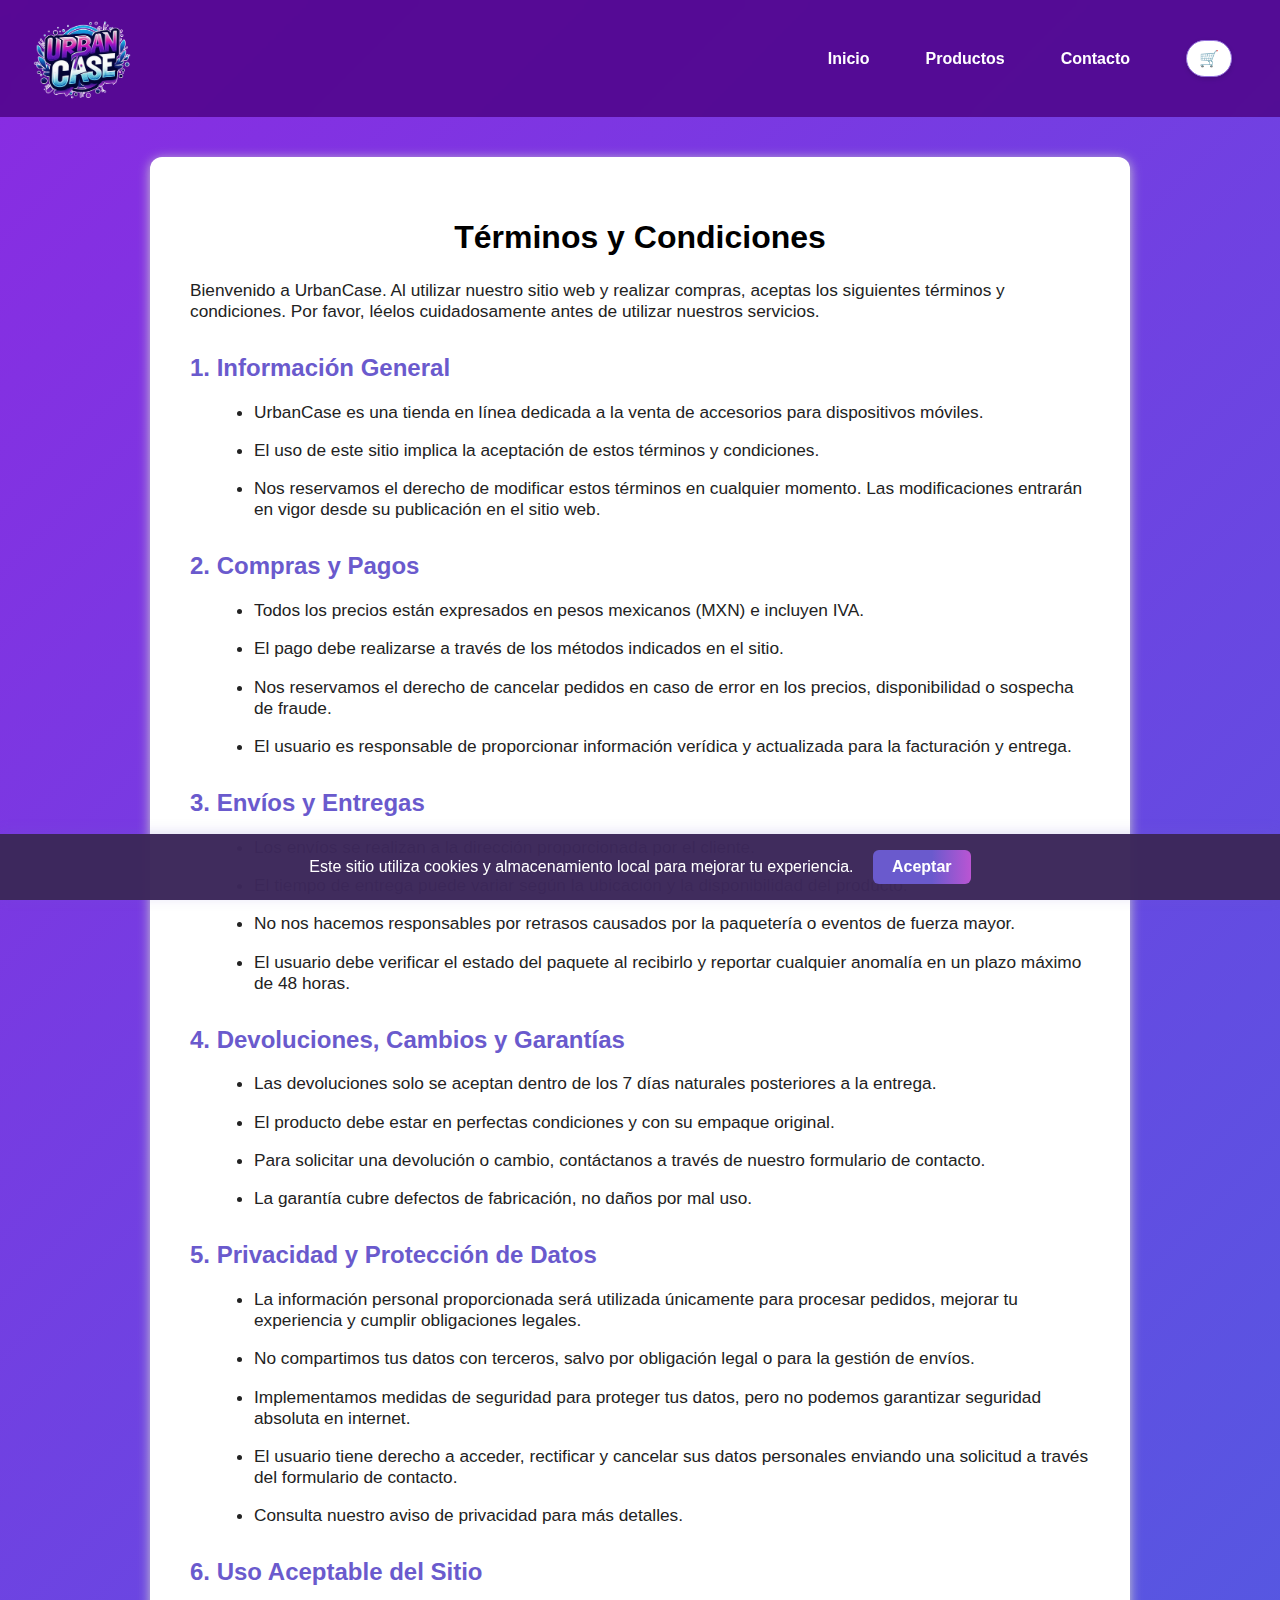
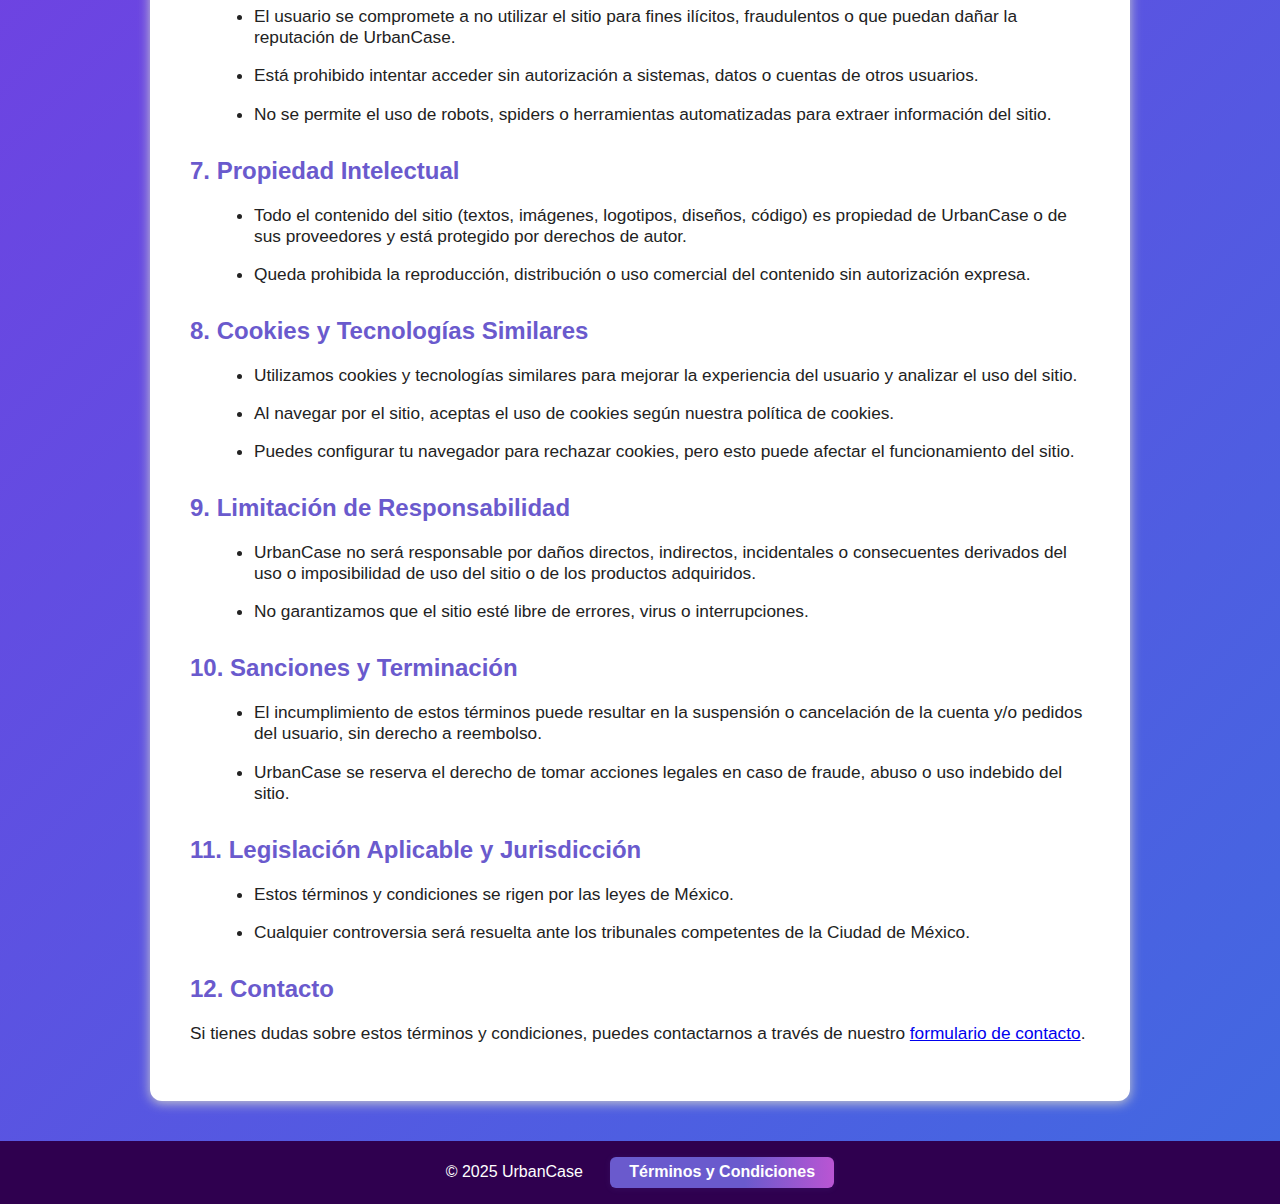
<file: html/terminos.html>
<!DOCTYPE html>
<html lang="es">
<head>
    <meta charset="UTF-8">
    <meta http-equiv="Content-Security-Policy" content="default-src 'self'; img-src 'self' data:; script-src 'self'; style-src 'self' 'unsafe-inline'">
    <meta name="viewport" content="width=device-width, initial-scale=1.0">
    <title>Términos y Condiciones - UrbanCase</title>
    <link rel="stylesheet" href="../css/style.css">
    <link rel="stylesheet" href="../css/notificacion.css">
    <style>
        .terminos-container {
            max-width: 900px;
            margin: 40px auto;
            background: #fff;
            border-radius: 12px;
            box-shadow: 0 2px 12px #ccc;
            padding: 2.5rem 2.5rem 2.5rem 2.5rem;
        }
        .terminos-container h1 {
            text-align: center;
            margin-bottom: 1.5rem;
        }
        .terminos-container h2 {
            margin-top: 2rem;
            color: #6A5ACD;
        }
        .terminos-container p, .terminos-container li {
            font-size: 1.08rem;
            color: #222;
            margin-bottom: 1em;
        }
        .terminos-container ul {
            margin-left: 1.5em;
        }
        @media (max-width: 600px) {
            .terminos-container {
                padding: 1rem;
            }
        }
    </style>
</head>
<body>
    <header>
        <img src="../Img/Logo2.png" alt="Logo de la empresa" class="logo">
        <nav>
            <a href="../index.html">Inicio</a>
            <a href="productos.html">Productos</a>
            <a href="contacto.html">Contacto</a>
            <a href="cart.html" class="cart-link">
                <div class="cart-icon">
                    <span class="icon">🛒</span>
                </div>
            </a>
        </nav>
    </header>
    <main>
        <div class="terminos-container">
            <h1>Términos y Condiciones</h1>
            <p>Bienvenido a UrbanCase. Al utilizar nuestro sitio web y realizar compras, aceptas los siguientes términos y condiciones. Por favor, léelos cuidadosamente antes de utilizar nuestros servicios.</p>
            <h2>1. Información General</h2>
            <ul>
                <li>UrbanCase es una tienda en línea dedicada a la venta de accesorios para dispositivos móviles.</li>
                <li>El uso de este sitio implica la aceptación de estos términos y condiciones.</li>
                <li>Nos reservamos el derecho de modificar estos términos en cualquier momento. Las modificaciones entrarán en vigor desde su publicación en el sitio web.</li>
            </ul>
            <h2>2. Compras y Pagos</h2>
            <ul>
                <li>Todos los precios están expresados en pesos mexicanos (MXN) e incluyen IVA.</li>
                <li>El pago debe realizarse a través de los métodos indicados en el sitio.</li>
                <li>Nos reservamos el derecho de cancelar pedidos en caso de error en los precios, disponibilidad o sospecha de fraude.</li>
                <li>El usuario es responsable de proporcionar información verídica y actualizada para la facturación y entrega.</li>
            </ul>
            <h2>3. Envíos y Entregas</h2>
            <ul>
                <li>Los envíos se realizan a la dirección proporcionada por el cliente.</li>
                <li>El tiempo de entrega puede variar según la ubicación y la disponibilidad del producto.</li>
                <li>No nos hacemos responsables por retrasos causados por la paquetería o eventos de fuerza mayor.</li>
                <li>El usuario debe verificar el estado del paquete al recibirlo y reportar cualquier anomalía en un plazo máximo de 48 horas.</li>
            </ul>
            <h2>4. Devoluciones, Cambios y Garantías</h2>
            <ul>
                <li>Las devoluciones solo se aceptan dentro de los 7 días naturales posteriores a la entrega.</li>
                <li>El producto debe estar en perfectas condiciones y con su empaque original.</li>
                <li>Para solicitar una devolución o cambio, contáctanos a través de nuestro formulario de contacto.</li>
                <li>La garantía cubre defectos de fabricación, no daños por mal uso.</li>
            </ul>
            <h2>5. Privacidad y Protección de Datos</h2>
            <ul>
                <li>La información personal proporcionada será utilizada únicamente para procesar pedidos, mejorar tu experiencia y cumplir obligaciones legales.</li>
                <li>No compartimos tus datos con terceros, salvo por obligación legal o para la gestión de envíos.</li>
                <li>Implementamos medidas de seguridad para proteger tus datos, pero no podemos garantizar seguridad absoluta en internet.</li>
                <li>El usuario tiene derecho a acceder, rectificar y cancelar sus datos personales enviando una solicitud a través del formulario de contacto.</li>
                <li>Consulta nuestro aviso de privacidad para más detalles.</li>
            </ul>
            <h2>6. Uso Aceptable del Sitio</h2>
            <ul>
                <li>El usuario se compromete a no utilizar el sitio para fines ilícitos, fraudulentos o que puedan dañar la reputación de UrbanCase.</li>
                <li>Está prohibido intentar acceder sin autorización a sistemas, datos o cuentas de otros usuarios.</li>
                <li>No se permite el uso de robots, spiders o herramientas automatizadas para extraer información del sitio.</li>
            </ul>
            <h2>7. Propiedad Intelectual</h2>
            <ul>
                <li>Todo el contenido del sitio (textos, imágenes, logotipos, diseños, código) es propiedad de UrbanCase o de sus proveedores y está protegido por derechos de autor.</li>
                <li>Queda prohibida la reproducción, distribución o uso comercial del contenido sin autorización expresa.</li>
            </ul>
            <h2>8. Cookies y Tecnologías Similares</h2>
            <ul>
                <li>Utilizamos cookies y tecnologías similares para mejorar la experiencia del usuario y analizar el uso del sitio.</li>
                <li>Al navegar por el sitio, aceptas el uso de cookies según nuestra política de cookies.</li>
                <li>Puedes configurar tu navegador para rechazar cookies, pero esto puede afectar el funcionamiento del sitio.</li>
            </ul>
            <h2>9. Limitación de Responsabilidad</h2>
            <ul>
                <li>UrbanCase no será responsable por daños directos, indirectos, incidentales o consecuentes derivados del uso o imposibilidad de uso del sitio o de los productos adquiridos.</li>
                <li>No garantizamos que el sitio esté libre de errores, virus o interrupciones.</li>
            </ul>
            <h2>10. Sanciones y Terminación</h2>
            <ul>
                <li>El incumplimiento de estos términos puede resultar en la suspensión o cancelación de la cuenta y/o pedidos del usuario, sin derecho a reembolso.</li>
                <li>UrbanCase se reserva el derecho de tomar acciones legales en caso de fraude, abuso o uso indebido del sitio.</li>
            </ul>
            <h2>11. Legislación Aplicable y Jurisdicción</h2>
            <ul>
                <li>Estos términos y condiciones se rigen por las leyes de México.</li>
                <li>Cualquier controversia será resuelta ante los tribunales competentes de la Ciudad de México.</li>
            </ul>
            <h2>12. Contacto</h2>
            <p>Si tienes dudas sobre estos términos y condiciones, puedes contactarnos a través de nuestro <a href="contacto.html">formulario de contacto</a>.</p>
        </div>
    </main>
    <footer>
        <div style="display:flex;align-items:center;gap:1.2em;justify-content:center;flex-wrap:wrap;">
            <span>&copy; 2025 UrbanCase</span>
            <a href="terminos.html" class="btn-terminos">Términos y Condiciones</a>
        </div>
    </footer>
    <style>
    .btn-terminos {
        background: linear-gradient(90deg, #6A5ACD 60%, #BA55D3 100%);
        color: #fff;
        border: none;
        border-radius: 6px;
        padding: 0.4em 1.2em;
        font-weight: bold;
        font-size: 1em;
        text-decoration: none;
        transition: background 0.2s;
        box-shadow: 0 1px 6px #6A5ACD22;
        margin-left: 0.5em;
        display: inline-block;
    }
    .btn-terminos:hover {
        background: linear-gradient(90deg, #483D8B 60%, #8A2BE2 100%);
    }
    </style>
    <script src="../js/cookies.js"></script>
</body>
</html>
</file>
<file: css/style.css>
/* Estilos generales */
body {
    margin: 0;
    font-family: 'Helvetica Neue', Helvetica, Arial, sans-serif;
    background: linear-gradient(135deg, #8A2BE2, #4169E1);
    animation: fadeIn 1.5s ease-in-out;
}

@keyframes fadeIn {
    from {
        opacity: 0;
    }
    to {
        opacity: 1;
    }
}

/* Navegación y header elegante */
header {
    background: rgba(75, 0, 130, 0.8);
    backdrop-filter: blur(5px);
    color: #fff;
    padding: 1rem 2rem;
    display: flex;
    align-items: center;
    justify-content: space-between;
    overflow: visible !important;
}

/* Estilo para el logo */
.logo {
    max-width: 100px;
    height: auto;
}

/* Estilos de navegación */
nav {
    display: flex;
    align-items: center;
    gap: 1.5rem;
    overflow: visible !important;
}

nav a {
    color: #fff;
    text-decoration: none;
    font-weight: bold;
    padding: 0.5rem 1rem;
    position: relative;
    overflow: hidden;
    transition: color 0.4s ease;
}

nav a::after {
    content: '';
    position: absolute;
    bottom: 0;
    left: 0;
    width: 100%;
    height: 3px;
    background-color: #BA55D3;
    transform: scaleX(0);
    transform-origin: bottom right;
    transition: transform 0.4s ease-out;
}

nav a:hover::after {
    transform: scaleX(1);
    transform-origin: bottom left;
}

.dropdown-trigger {
    position: relative;
    z-index: 1001;
}

.dropdown-menu {
    list-style: none;
    position: fixed;
    top: 70px; /* Ajusta según la altura de tu header */
    left: 200px; /* Ajusta según la posición de tu botón Productos */
    background: rgba(75, 0, 130, 0.9);
    padding: 0.5rem 0;
    margin: 0;
    min-width: 150px;
    border-radius: 0 0 8px 8px;
    box-shadow: 0 4px 15px rgba(0, 0, 0, 0.2);
    display: flex;
    flex-direction: column;
    visibility: hidden;
    opacity: 0;
    transform: translateY(10px);
    transition: visibility 0.3s, opacity 0.3s, transform 0.3s;
    z-index: 9999;
}

.dropdown-menu a {
    padding: 0.75rem 1rem;
    color: #fff;
    text-decoration: none;
    display: block;
    font-weight: normal;
    transition: background-color 0.3s ease, color 0.3s ease;
}

.dropdown-menu a:hover {
    background-color: rgba(186, 85, 211, 0.7);
    color: #fff;
}

.dropdown-trigger:hover .dropdown-menu {
    visibility: visible;
    opacity: 1;
    transform: translateY(0);
}

.cart-link {
    display: flex;
    align-items: center;
}

.cart-icon {
    background: #fff;
    border: 1px solid #9370DB;
    padding: 8px 12px;
    border-radius: 50px;
    cursor: pointer;
    box-shadow: 0 2px 5px rgba(0, 0, 0, 0.15);
    transition: transform 0.3s ease;
    display: flex;
    align-items: center;
    gap: 5px;
}

.cart-icon:hover {
    transform: scale(1.1);
}

/* ------------------------------------------- */
/* ESTILOS DEL CARRUSEL (MODIFICADOS) */
/* ------------------------------------------- */
.carousel-container {
    position: relative;
    width: 100vw;
    max-width: 100vw;
    margin: 0;
    overflow: hidden;
    border-radius: 0; 
    box-shadow: none;
}

.carousel-slide {
    display: flex;
    width: 100vw;
    max-width: 100vw;
    transition: transform 0.5s ease-in-out;
}

.carousel-slide img {
    width: 100%;
    flex-shrink: 0;
    display: block;
    height: auto;
    /* Reducimos la altura del carrusel */
    max-height: 400px; /* Puedes ajustar este valor, por ejemplo a 300px o 250px */
    object-fit: cover; /* Asegura que la imagen cubra el espacio sin distorsionarse */
    aspect-ratio: 16/9; /* Mantiene una proporción 16:9, puedes cambiarlo a 4/3 si lo prefieres */
}

.carousel-prev,
.carousel-next {
    position: absolute;
    top: 50%;
    transform: translateY(-50%);
    background-color: rgba(0, 0, 0, 0.5);
    color: white;
    border: none;
    padding: 10px 15px;
    cursor: pointer;
    font-size: 1.5rem;
    border-radius: 50%;
    z-index: 10;
    transition: background-color 0.3s ease;
}

.carousel-prev:hover,
.carousel-next:hover {
    background-color: rgba(0, 0, 0, 0.8);
}

.carousel-prev {
    left: 10px;
}

.carousel-next {
    right: 10px;
}

.carousel-dots {
    position: absolute;
    bottom: 10px;
    left: 50%;
    transform: translateX(-50%);
    display: flex;
    gap: 8px;
    z-index: 10;
}

.dot {
    width: 10px;
    height: 10px;
    background-color: rgba(255, 255, 255, 0.5);
    border-radius: 50%;
    cursor: pointer;
    transition: background-color 0.3s ease, transform 0.3s ease;
}

.dot.active {
    background-color: white;
    transform: scale(1.2);
}

/* Sección de productos */
#productos {
    padding: 2rem;
}

.producto-lista {
    display: flex;
    flex-wrap: wrap;
    gap: 1.5rem;
    justify-content: center;
}

.producto {
    border: 1px solid #ccc;
    padding: 1rem;
    width: calc(33% - 2rem);
    box-sizing: border-box;
    text-align: center;
    background: #fff;
    border-radius: 8px;
    transition: transform 0.4s cubic-bezier(.25,.8,.25,1), box-shadow 0.4s cubic-bezier(.25,.8,.25,1), filter 0.4s;
    /* Animación de entrada */
    opacity: 0;
    transform: translateY(40px) scale(0.95) rotateX(10deg);
    animation: fadeUp 1s cubic-bezier(.25,.8,.25,1) 0.2s forwards;
    perspective: 600px;
}

/* Ajuste para imágenes dentro de productos */
.producto img {
    max-width: 100%;
    max-height: 180px; /* Ajusta este valor según tu preferencia */
    width: auto;
    height: auto;
    object-fit: contain; /* O 'cover' si prefieres recortar */
    display: block;
    margin: 0 auto 1rem auto; /* Centra la imagen y agrega espacio inferior */
    border-radius: 8px;
    box-shadow: 0 2px 8px rgba(106,90,205,0.08);
    background: #f8f8ff;
}

.producto:hover {
    transform: translateY(-10px) scale(1.05) rotateY(-8deg) rotateX(2deg) rotateY(18deg);
    box-shadow: 0 8px 32px rgba(106,90,205,0.18), 0 2px 8px rgba(0,0,0,0.08);
    filter: brightness(1.08) saturate(1.2);
}

.add-to-cart {
    background: linear-gradient(90deg, #6A5ACD 60%, #BA55D3 100%);
    color: #fff;
    border: none;
    padding: 0.5rem 1rem;
    border-radius: 4px;
    transition: background 0.4s, box-shadow 0.4s, transform 0.3s;
    display: inline-flex;
    align-items: center;
    justify-content: center;
    box-shadow: 0 2px 8px rgba(106,90,205,0.08);
    font-weight: bold;
    letter-spacing: 0.5px;
}

.add-to-cart:hover {
    background: linear-gradient(90deg, #BA55D3 0%, #6A5ACD 100%);
    box-shadow: 0 4px 16px rgba(186,85,211,0.18);
    transform: scale(1.07) rotate(-1deg);
}

footer {
    background-color: #2F004F;
    color: #fff;
    text-align: center;
    padding: 1rem 2rem;
}

.categories-section {
    padding: 2rem;
    text-align: center;
    background-color: #baedee;
    margin-top: 20px;
    border-radius: 8px;
    box-shadow: 0 2px 10px rgba(0, 0, 0, 0.05);
}

.categories-section h2 {
    color: #333;
    margin-bottom: 1.5rem;
    font-size: 2rem;
}

.categories-grid {
    display: grid;
    grid-template-columns: repeat(auto-fit, minmax(150px, 1fr));
    gap: 1.5rem;
    justify-content: center;
    max-width: 900px;
    margin: 0 auto;
}

.category-item {
    display: flex;
    flex-direction: column;
    align-items: center;
    text-decoration: none;
    color: #555;
    padding: 1rem;
    border-radius: 8px;
    background-color: #b08cee;
    box-shadow: 0 2px 8px rgba(0, 0, 0, 0.05);
    transition: transform 0.4s cubic-bezier(.25,.8,.25,1), box-shadow 0.4s cubic-bezier(.25,.8,.25,1), filter 0.4s;
    /* Animación de entrada */
    opacity: 0;
    transform: translateY(40px) scale(0.95) rotateX(10deg);
    animation: fadeUp 1s cubic-bezier(.25,.8,.25,1) forwards;
}

@keyframes fadeUp {
    to {
        opacity: 1;
        transform: translateY(0) scale(1) rotateX(0);
    }
}

@keyframes shake {
    0% { transform: translateY(0) scale(1) rotateX(0); }
    10% { transform: translateY(-2px) rotateZ(-2deg); }
    20% { transform: translateY(2px) rotateZ(2deg); }
    30% { transform: translateY(-2px) rotateZ(-2deg); }
    40% { transform: translateY(2px) rotateZ(2deg); }
    50% { transform: translateY(-2px) rotateZ(-2deg); }
    60% { transform: translateY(2px) rotateZ(2deg); }
    70% { transform: translateY(-2px) rotateZ(-2deg); }
    80% { transform: translateY(2px) rotateZ(2deg); }
    90% { transform: translateY(-2px) rotateZ(-2deg); }
    100% { transform: translateY(0) scale(1) rotateX(0); }
}

@keyframes pulse {
    0% { transform: scale(1); box-shadow: 0 0 0 0 rgba(138,43,226,0.3); }
    50% { transform: scale(1.13); box-shadow: 0 0 0 12px rgba(138,43,226,0.08); }
    100% { transform: scale(1); box-shadow: 0 0 0 0 rgba(138,43,226,0.0); }
}

.categories-grid .category-item {
    animation: fadeUp 1s cubic-bezier(.25,.8,.25,1) forwards, shake 0.7s cubic-bezier(.36,.07,.19,.97) 1.1s 1;
}
.categories-grid .category-item:nth-child(1) {
    animation-delay: 0.1s, 1.1s;
}
.categories-grid .category-item:nth-child(2) {
    animation-delay: 0.3s, 1.5s;
}
.categories-grid .category-item:nth-child(3) {
    animation-delay: 0.5s, 1.9s;
}
.categories-grid .category-item:nth-child(4) {
    animation-delay: 0.7s, 2.3s;
}

.category-item:hover {
    transform: translateY(-10px) scale(1.05) rotateY(8deg) rotateX(2deg);
    box-shadow: 0 8px 32px rgba(106,90,205,0.25), 0 2px 8px rgba(0,0,0,0.08);
    filter: brightness(1.08) saturate(1.2);
}

.category-item img {
    width: 80px;
    height: 80px;
    border-radius: 50%;
    object-fit: cover;
    margin-bottom: 0.8rem;
    border: 2px solid #6A5ACD;
    transition: box-shadow 0.4s, transform 0.4s;
}

.category-item img.pulse-animate {
    animation: pulse 0.7s cubic-bezier(.36,.07,.19,.97);
}

.category-item img:hover {
    animation: pulse 0.7s cubic-bezier(.36,.07,.19,.97);
}

.category-item h3 {
    margin: 0;
    font-size: 1.1rem;
    color: #333;
}

.btn-volver {
    background: linear-gradient(90deg, #6A5ACD 60%, #BA55D3 100%);
    color: #fff;
    border: none;
    padding: 0.5rem 1rem;
    border-radius: 4px;
    transition: background 0.4s, box-shadow 0.4s, transform 0.3s;
    display: inline-flex;
    align-items: center;
    justify-content: center;
    box-shadow: 0 2px 8px rgba(106,90,205,0.08);
    font-weight: bold;
    letter-spacing: 0.5px;
    margin: 18px 0 28px 18px;
    text-decoration: none;
    font-size: 1rem;
}
.btn-volver:hover {
    background: linear-gradient(90deg, #BA55D3 0%, #6A5ACD 100%);
    box-shadow: 0 4px 16px rgba(186,85,211,0.18);
    transform: scale(1.07) rotate(-1deg);
}

/* ------------------------- */
/* MEJORAS RESPONSIVAS MOVIL */
/* ------------------------- */
@media (max-width: 700px) {
    header {
        flex-direction: column;
        padding: 0.7rem 1rem;
        gap: 0.7rem;
    }
    nav {
        flex-direction: column;
        gap: 0.7rem;
        width: 100%;
    }
    .logo {
        max-width: 70px;
    }
    .carousel-slide img {
        max-height: 180px;
        aspect-ratio: 16/10;
    }
    #productos, .categories-section {
        padding: 1rem 0.3rem;
    }
    .producto-lista {
        flex-direction: column;
        gap: 1rem;
    }
    .producto {
        width: 98%;
        margin: 0 auto;
        padding: 0.7rem 0.5rem;
    }
    .categories-grid {
        grid-template-columns: 1fr 1fr;
        gap: 0.7rem;
    }
    .category-item {
        padding: 0.7rem 0.3rem;
    }
    .category-item img {
        width: 60px;
        height: 60px;
    }
    .btn-volver {
        font-size: 0.95rem;
        padding: 0.4rem 0.7rem;
        margin: 12px 0 18px 8px;
    }
    footer {
        padding: 0.7rem 0.5rem;
        font-size: 0.95rem;
    }
}
</file>
<file: css/notificacion.css>
.notificacion-carrito {
  position: fixed;
  top: 32px;
  right: 32px;
  background: linear-gradient(90deg, #6A5ACD 60%, #BA55D3 100%);
  color: #fff;
  padding: 1.1em 2em;
  border-radius: 14px;
  font-weight: bold;
  font-size: 1.1rem;
  box-shadow: 0 4px 18px #6A5ACD33, 0 1.5px 8px #BA55D344;
  z-index: 9999;
  opacity: 0;
  pointer-events: none;
  transition: opacity 0.35s, transform 0.35s cubic-bezier(.36,1.4,.36,1), box-shadow 0.35s;
  transform: translateY(-24px) scale(0.96);
  letter-spacing: 0.5px;
  text-align: center;
}
.notificacion-carrito.visible {
  opacity: 1;
  pointer-events: auto;
  transform: translateY(0) scale(1.06);
  box-shadow: 0 8px 32px #6A5ACD44, 0 2px 12px #BA55D344;
}
@media (max-width: 600px) {
  .notificacion-carrito {
    right: 8px;
    left: 8px;
    top: 12px;
    font-size: 1em;
    padding: 0.8em 1em;
  }
}
</file>
<file: css/cart.css>
/* Fondo moderno con animación sutil */
body {
    background: linear-gradient(120deg, #8A2BE2 0%, #4169E1 100%);
    font-family: 'Helvetica Neue', Helvetica, Arial, sans-serif;
    margin: 0;
    padding: 0;
    min-height: 100vh;
    animation: bg-move 12s ease-in-out infinite alternate;
}

@keyframes bg-move {
    0% { background-position: 0% 50%; }
    100% { background-position: 100% 50%; }
}

/* Cabecera del carrito con logo y botón de volver */
.cart-header {
    display: flex;
    align-items: center;
    justify-content: space-between;
    margin-bottom: 2.2rem;
    gap: 1.2rem;
}

.logo-link {
    display: flex;
    align-items: center;
    text-decoration: none;
}

.cart-logo {
    height: 54px;
    width: auto;
    border-radius: 12px;
    box-shadow: 0 2px 12px rgba(106,90,205,0.13);
    background: #fff;
    transition: transform 0.25s cubic-bezier(.4,2,.6,1), box-shadow 0.25s;
}
.logo-link:hover .cart-logo,
.logo-link:focus .cart-logo {
    transform: scale(1.07) rotate(-2deg);
    box-shadow: 0 6px 24px rgba(106,90,205,0.22);
}

/* Botón de volver a la tienda */
.back-btn {
    display: inline-flex;
    align-items: center;
    gap: 0.6em;
    background: linear-gradient(90deg, #8A2BE2 60%, #6A5ACD 100%);
    color: #fff;
    font-weight: bold;
    font-size: 1.07rem;
    padding: 0.7em 1.4em;
    border-radius: 8px;
    text-decoration: none;
    box-shadow: 0 2px 8px rgba(106,90,205,0.10);
    border: none;
    outline: none;
    cursor: pointer;
    transition: background 0.3s, transform 0.2s, box-shadow 0.2s;
    position: relative;
    overflow: hidden;
}
.back-btn::after {
    content: "";
    position: absolute;
    left: 50%; top: 50%;
    width: 0; height: 0;
    background: rgba(255,255,255,0.18);
    border-radius: 50%;
    transform: translate(-50%, -50%);
    transition: width 0.4s, height 0.4s;
    z-index: 0;
}
.back-btn:active::after {
    width: 140%;
    height: 140%;
}
.back-btn:hover, .back-btn:focus {
    background: linear-gradient(90deg, #6A5ACD 60%, #8A2BE2 100%);
    transform: scale(1.04) rotate(-1deg);
    box-shadow: 0 6px 24px rgba(106,90,205,0.22);
}
.back-icon {
    font-size: 1.3em;
    margin-right: 0.2em;
    transition: transform 0.2s;
}
.back-btn:hover .back-icon,
.back-btn:focus .back-icon {
    transform: translateX(-4px) scale(1.15);
}

/* Glassmorphism para el contenedor principal */
.ticket-container {
    background: rgba(255, 255, 255, 0.75);
    backdrop-filter: blur(8px) saturate(120%);
    -webkit-backdrop-filter: blur(8px) saturate(120%);
    max-width: 520px;
    margin: 2.5rem auto;
    padding: 2rem 1.5rem;
    border: 1.5px solid rgba(138,43,226,0.13);
    border-radius: 22px;
    box-shadow: 0 8px 32px rgba(106,90,205,0.18);
    transition: box-shadow 0.4s cubic-bezier(.4,2,.6,1), background 0.4s;
    animation: fade-in 1.2s cubic-bezier(.4,2,.6,1);
}

@keyframes fade-in {
    from { opacity: 0; transform: translateY(40px);}
    to { opacity: 1; transform: translateY(0);}
}

/* Estilo para ticket */
.ticket {
    background: rgba(248,248,255,0.95);
    margin: 2rem auto 1.5rem auto;
    padding: 2.2rem 1.4rem;
    border: 1.5px solid #e0e0f0;
    border-radius: 16px;
    max-width: 440px;
    text-align: center;
    box-shadow: 0 4px 16px rgba(106,90,205,0.10);
    transition: box-shadow 0.3s, background 0.3s;
    animation: fade-in 1.5s 0.2s cubic-bezier(.4,2,.6,1) backwards;
}

/* Lista de items en el carrito */
#items-list {
    list-style: none;
    padding: 0;
    margin: 0 0 1.5rem 0;
}
#items-list li {
    display: flex;
    padding: 0.7rem 0.2rem;
    width: 100%;
    justify-content: space-between;
    align-items: center;
    border-bottom: 1px solid #ececff;
    font-size: 1.08rem;
    background: rgba(255,255,255,0.7);
    border-radius: 8px;
    margin-bottom: 0.5rem;
    box-shadow: 0 2px 8px rgba(106,90,205,0.06);
    opacity: 0;
    transform: translateY(30px);
    animation: item-fade-in 0.7s forwards;
}
#items-list li:nth-child(n) {
    animation-delay: calc(0.1s * var(--i, 1));
}
#items-list li:last-child {
    border-bottom: none;
}

@keyframes item-fade-in {
    to {
        opacity: 1;
        transform: translateY(0);
    }
}

/* Botón de eliminar item */
.remove-btn {
    background: linear-gradient(90deg, #9370DB 60%, #8A2BE2 100%);
    border: none;
    padding: 0.5rem 0.95rem;
    border-radius: 8px;
    color: #fff;
    font-weight: bold;
    cursor: pointer;
    transition: background 0.3s, transform 0.2s, box-shadow 0.2s;
    font-size: 1rem;
    box-shadow: 0 2px 8px rgba(106,90,205,0.10);
    outline: none;
    position: relative;
    overflow: hidden;
}
.remove-btn::after {
    content: "";
    position: absolute;
    left: 50%; top: 50%;
    width: 0; height: 0;
    background: rgba(255,255,255,0.25);
    border-radius: 50%;
    transform: translate(-50%, -50%);
    transition: width 0.4s, height 0.4s;
    z-index: 0;
}
.remove-btn:active::after {
    width: 120%;
    height: 120%;
}
.remove-btn:hover, .remove-btn:focus {
    background: linear-gradient(90deg, #8A2BE2 60%, #6A5ACD 100%);
    transform: scale(1.07) rotate(-2deg);
    box-shadow: 0 4px 16px rgba(106,90,205,0.18);
}

/* Botón de checkout */
.checkout-btn {
    background: linear-gradient(90deg, #6A5ACD 60%, #483D8B 100%);
    border: none;
    padding: 1.1rem 2.2rem;
    border-radius: 12px;
    color: #fff;
    font-weight: bold;
    font-size: 1.13rem;
    letter-spacing: 0.7px;
    transition: background 0.3s, transform 0.2s, box-shadow 0.2s;
    box-shadow: 0 2px 12px rgba(106,90,205,0.13);
    margin-top: 1.5rem;
    cursor: pointer;
    outline: none;
    position: relative;
    overflow: hidden;
}
.checkout-btn::after {
    content: "";
    position: absolute;
    left: 50%; top: 50%;
    width: 0; height: 0;
    background: rgba(255,255,255,0.18);
    border-radius: 50%;
    transform: translate(-50%, -50%);
    transition: width 0.4s, height 0.4s;
    z-index: 0;
}
.checkout-btn:active::after {
    width: 140%;
    height: 140%;
}
.checkout-btn:hover, .checkout-btn:focus {
    background: linear-gradient(90deg, #483D8B 60%, #6A5ACD 100%);
    transform: scale(1.04) rotate(1deg);
    box-shadow: 0 6px 24px rgba(106,90,205,0.22);
}

/* Moderniza el icono del carrito */
.cart-link {
    display: inline-block;
    text-decoration: none;
    margin-left: 1.5rem;
    transition: transform 0.18s, box-shadow 0.18s;
}
.cart-icon {
    background: rgba(248,248,255,0.95);
    border-radius: 50%;
    box-shadow: 0 2px 12px rgba(106,90,205,0.13);
    padding: 0.8rem 1.1rem;
    display: flex;
    align-items: center;
    justify-content: center;
    transition: background 0.22s, box-shadow 0.22s, border 0.22s;
    border: 2px solid #d1d1e0;
    position: relative;
    overflow: hidden;
}
.cart-link:hover .cart-icon,
.cart-link:focus .cart-icon {
    background: linear-gradient(120deg, #6a5acd 60%, #8A2BE2 100%);
    box-shadow: 0 6px 24px rgba(106,90,205,0.22);
    border-color: #6a5acd;
    transform: scale(1.08) rotate(-2deg);
}
.cart-icon .icon {
    font-size: 1.7rem;
    color: #6a5acd;
    transition: color 0.22s;
    z-index: 1;
}
.cart-link:hover .icon,
.cart-link:focus .icon {
    color: #fff;
}

/* Animación de rebote al hacer click */
.cart-link:active .cart-icon {
    animation: cart-bounce 0.35s;
}
@keyframes cart-bounce {
    0% { transform: scale(1) rotate(-2deg);}
    30% { transform: scale(1.18) rotate(2deg);}
    60% { transform: scale(0.92) rotate(-2deg);}
    100% { transform: scale(1) rotate(0);}
}

/* Responsive para móviles */
@media (max-width: 700px) {
    .cart-header {
        flex-direction: column;
        align-items: flex-start;
        gap: 0.7rem;
        padding: 0.7rem 1rem;
    }
    .cart-logo {
        height: 40px;
        max-width: 70px;
    }
    .ticket-container, .ticket {
        max-width: 98vw;
        padding: 1rem 0.5rem;
        margin: 0.7rem auto;
    }
    .ticket {
        padding: 1rem 0.5rem;
    }
    .cart-icon {
        padding: 0.6rem 0.7rem;
    }
    .checkout-btn {
        padding: 0.9rem 1.2rem;
        font-size: 1rem;
        border-radius: 8px;
    }
    #items-list li {
        font-size: 0.98rem;
        padding: 0.5rem 0.1rem;
    }
    remove-btn {
        padding: 0.4rem 0.7rem;
        font-size: 0.95rem;
        border-radius: 6px;
    }
    .back-btn {
        font-size: 0.95rem;
        padding: 0.4rem 0.7rem;
        border-radius: 6px;
    }
    footer {
        padding: 0.7rem 0.5rem;
        font-size: 0.95rem;
    }
}
</file>
<file: css/formulario-entrega.css>
.checkout-form-container {
    max-width: 900px;
    margin: 40px auto 32px auto;
    background: #fff;
    border-radius: 18px;
    box-shadow: 0 8px 32px rgba(106,90,205,0.13), 0 2px 8px rgba(0,0,0,0.08);
    padding: 32px 18px;
}
.checkout-flex {
    display: flex;
    gap: 32px;
    flex-wrap: wrap;
    justify-content: space-between;
}
.entrega-form {
    flex: 1 1 320px;
    min-width: 260px;
    display: flex;
    flex-direction: column;
    gap: 16px;
    background: #f8f8ff;
    border-radius: 12px;
    padding: 28px 22px 22px 22px;
    box-shadow: 0 2px 8px rgba(106,90,205,0.06);
}
.entrega-form h3 {
    color: #6A5ACD;
    margin-bottom: 10px;
    font-size: 1.2rem;
}
.entrega-form label {
    display: flex;
    flex-direction: column;
    font-size: 1rem;
    color: #444;
    margin-bottom: 2px;
    font-weight: 500;
}
.entrega-form input {
    margin-top: 6px;
    padding: 0.5rem 0.8rem;
    border: 1.5px solid #b08cee;
    border-radius: 5px;
    font-size: 1rem;
    background: #fff;
    transition: border 0.3s;
}
.entrega-form input:focus {
    border: 1.5px solid #6A5ACD;
    outline: none;
}
.entrega-form button[type="submit"] {
    background: linear-gradient(90deg, #6A5ACD 60%, #BA55D3 100%);
    color: #fff;
    border: none;
    border-radius: 4px;
    padding: 0.6rem 1.2rem;
    font-size: 1.08rem;
    font-weight: bold;
    margin-top: 10px;
    cursor: pointer;
    transition: background 0.3s, box-shadow 0.3s, transform 0.2s;
    box-shadow: 0 2px 8px rgba(106,90,205,0.08);
}
.entrega-form button[type="submit"]:hover {
    background: linear-gradient(90deg, #BA55D3 0%, #6A5ACD 100%);
    box-shadow: 0 4px 16px rgba(186,85,211,0.18);
    transform: scale(1.04);
}
.banco-info {
    flex: 1 1 320px;
    min-width: 260px;
    background: #f3e6fa;
    border-radius: 12px;
    padding: 28px 22px 22px 22px;
    box-shadow: 0 2px 8px rgba(186,85,211,0.08);
    display: flex;
    flex-direction: column;
    gap: 10px;
    font-size: 1.08rem;
}
.banco-info h3 {
    color: #BA55D3;
    margin-bottom: 10px;
    font-size: 1.2rem;
}
.banco-info p {
    margin: 0 0 7px 0;
    color: #444;
    font-size: 1rem;
}
.banco-info input {
    margin-top: 6px;
    padding: 0.5rem 0.8rem;
    border: 1.5px solid #b08cee;
    border-radius: 5px;
    font-size: 1rem;
    background: #fff;
    transition: border 0.3s;
}
.banco-info input:focus {
    border: 1.5px solid #6A5ACD;
    outline: none;
}
.mapa-entrega-container {
    width: 100%;
    display: flex;
    justify-content: center;
    align-items: center;
    margin-top: 10px;
}
.mapa-entrega-container iframe {
    width: 250px;
    height: 250px;
    max-width: 100%;
    border-radius: 12px;
    box-shadow: 0 2px 8px #ccc;
    background: #f8f8ff;
    display: block;
}
#btn-confirmar {
    background: linear-gradient(90deg, #6A5ACD 60%, #BA55D3 100%);
    color: #fff;
    border: none;
    border-radius: 4px;
    padding: 0.6rem 1.2rem;
    font-size: 1.08rem;
    font-weight: bold;
    margin-top: 10px;
    cursor: pointer;
    transition: background 0.3s, box-shadow 0.3s, transform 0.2s;
    box-shadow: 0 2px 8px rgba(106,90,205,0.08);
    align-self: flex-start;
    display: inline-block;
}
#btn-confirmar:hover {
    background: linear-gradient(90deg, #BA55D3 0%, #6A5ACD 100%);
    box-shadow: 0 4px 16px rgba(186,85,211,0.18);
    transform: scale(1.04);
}
@media (max-width: 800px) {
    .checkout-flex {
        flex-direction: column;
        gap: 18px;
    }
    .entrega-form, .banco-info {
        min-width: 0;
        width: 100%;
    }
}
</file>
<file: css/facebook.css>
body {
    background: #f0f2f5;
    font-family: 'Helvetica Neue', Helvetica, Arial, sans-serif;
    margin: 0;
    padding: 0;
}
.fb-container {
    max-width: 600px;
    margin: 2rem auto;
    background: #fff;
    border-radius: 12px;
    box-shadow: 0 4px 24px #22223b22;
    overflow: hidden;
}
.fb-cover img {
    width: 100%;
    height: 180px;
    object-fit: cover;
    display: block;
}
.fb-profile {
    display: flex;
    align-items: center;
    padding: 1.2rem;
    border-bottom: 1px solid #ececff;
    background: #fff;
}
.fb-logo {
    width: 80px;
    height: 80px;
    border-radius: 50%;
    border: 3px solid #6A5ACD;
    box-shadow: 0 2px 8px #6A5ACD33;
    margin-right: 1.2rem;
    background: #fff;
}
.fb-info h1 {
    margin: 0 0 0.2em 0;
    font-size: 2rem;
    color: #22223B;
}
.fb-verified {
    color: #1877f2;
    font-size: 1.1em;
    margin-left: 0.3em;
}
.fb-desc {
    margin: 0.7em 0 0 0;
    color: #444;
    font-size: 1.07em;
}
.fb-posts {
    padding: 1.2rem;
}
.fb-post {
    background: #f7f7fa;
    border-radius: 10px;
    box-shadow: 0 2px 8px #6A5ACD11;
    margin-bottom: 1.2rem;
    padding: 1rem;
}
.fb-post-header {
    display: flex;
    align-items: center;
    gap: 0.7em;
    margin-bottom: 0.6em;
}
.fb-post-logo {
    width: 38px;
    height: 38px;
    border-radius: 50%;
    border: 2px solid #6A5ACD;
    background: #fff;
}
.fb-post-name {
    font-weight: bold;
    color: #22223B;
}
.fb-post-date {
    color: #888;
    font-size: 0.95em;
    margin-left: auto;
}
.fb-post-content p {
    margin: 0 0 0.7em 0;
    color: #333;
}
.fb-post-content img {
    width: 100%;
    max-height: 180px;
    object-fit: cover;
    border-radius: 8px;
    box-shadow: 0 2px 8px #6A5ACD22;
}
@media (max-width: 700px) {
    .fb-container {
        max-width: 98vw;
        margin: 0.5rem;
    }
    .fb-profile {
        flex-direction: column;
        align-items: flex-start;
        padding: 1rem;
    }
    .fb-logo {
        margin-bottom: 0.7rem;
        margin-right: 0;
    }
}
</file>
<file: css/funda-transparente.css>
body {
    margin: 0;
    font-family: 'Helvetica Neue', Helvetica, Arial, sans-serif;
    background: linear-gradient(135deg, #e9e6fa 60%, #f3e6fa 100%);
}
header {
    background: rgba(75, 0, 130, 0.8);
    color: #fff;
    padding: 1rem 2rem;
    display: flex;
    align-items: center;
    justify-content: space-between;
}
.logo {
    max-width: 100px;
    height: auto;
}
nav {
    display: flex;
    align-items: center;
    gap: 1.5rem;
}
nav a {
    color: #fff;
    text-decoration: none;
    font-weight: bold;
    padding: 0.5rem 1rem;
    transition: color 0.4s;
}
nav a:hover {
    color: #BA55D3;
}
.cart-link {
    display: flex;
    align-items: center;
}
.cart-icon {
    background: #fff;
    border: 1px solid #9370DB;
    padding: 8px 12px;
    border-radius: 50px;
    cursor: pointer;
    box-shadow: 0 2px 5px rgba(0, 0, 0, 0.15);
    display: flex;
    align-items: center;
    gap: 5px;
}
.cart-icon .icon {
    font-size: 1.2rem;
}
main {
    min-height: 80vh;
}
.btn-volver {
    background: linear-gradient(90deg, #6A5ACD 60%, #BA55D3 100%);
    color: #fff;
    border: none;
    padding: 0.5rem 1rem;
    border-radius: 4px;
    transition: background 0.4s, box-shadow 0.4s, transform 0.3s;
    display: inline-flex;
    align-items: center;
    justify-content: center;
    box-shadow: 0 2px 8px rgba(106,90,205,0.08);
    font-weight: bold;
    letter-spacing: 0.5px;
    margin: 18px 0 28px 18px;
    text-decoration: none;
    font-size: 1rem;
}
.btn-volver:hover {
    background: linear-gradient(90deg, #BA55D3 0%, #6A5ACD 100%);
    box-shadow: 0 4px 16px rgba(186,85,211,0.18);
    transform: scale(1.07) rotate(-1deg);
}
.producto-detalle {
    max-width: 800px;
    margin: 40px auto 32px auto;
    background: #fff;
    border-radius: 18px;
    box-shadow: 0 8px 32px rgba(106,90,205,0.13), 0 2px 8px rgba(0,0,0,0.08);
    display: flex;
    flex-wrap: wrap;
    gap: 0;
    align-items: center;
    padding: 0;
    overflow: hidden;
}
.producto-detalle-img {
    flex: 1 1 320px;
    min-width: 280px;
    background: linear-gradient(135deg, #e9e6fa 60%, #f3e6fa 100%);
    display: flex;
    align-items: center;
    justify-content: center;
    padding: 32px 0;
}
.producto-detalle-img img {
    max-width: 90%;
    max-height: 340px;
    border-radius: 12px;
    box-shadow: 0 2px 16px #e0d6f7;
    background: #f8f8ff;
}
.producto-detalle-info {
    flex: 1 1 340px;
    min-width: 260px;
    padding: 36px 32px 36px 32px;
    display: flex;
    flex-direction: column;
    gap: 18px;
}
.producto-detalle-info h1 {
    font-size: 2.1rem;
    color: #6A5ACD;
    margin-bottom: 0.5rem;
}
.producto-detalle-info .precio {
    color: #BA55D3;
    font-size: 1.4rem;
    font-weight: bold;
    margin-bottom: 0.7rem;
}
.producto-detalle-info p {
    color: #444;
    font-size: 1.08rem;
    margin-bottom: 0.7rem;
}
.producto-detalle-info .add-to-cart {
    margin-top: 1.2rem;
    font-size: 1.1rem;
    padding: 0.7rem 1.5rem;
    background: linear-gradient(90deg, #6A5ACD 60%, #BA55D3 100%);
    color: #fff;
    border: none;
    border-radius: 4px;
    transition: background 0.4s, box-shadow 0.4s, transform 0.3s;
    font-weight: bold;
    letter-spacing: 0.5px;
    box-shadow: 0 2px 8px rgba(106,90,205,0.08);
    cursor: pointer;
    display: inline-flex;
    align-items: center;
    justify-content: center;
}
.producto-detalle-info .add-to-cart:hover {
    background: linear-gradient(90deg, #BA55D3 0%, #6A5ACD 100%);
    box-shadow: 0 4px 16px rgba(186,85,211,0.18);
    transform: scale(1.07) rotate(-1deg);
}
footer {
    background-color: #2F004F;
    color: #fff;
    text-align: center;
    padding: 1rem 2rem;
}
@media (max-width: 700px) {
    header {
        flex-direction: column;
        padding: 0.7rem 1rem;
        gap: 0.7rem;
    }
    nav {
        flex-direction: column;
        gap: 0.7rem;
        width: 100%;
    }
    .logo {
        max-width: 70px;
    }
    .producto-detalle {
        flex-direction: column;
        max-width: 98vw;
        margin: 18px auto 18px auto;
    }
    .producto-detalle-info {
        padding: 24px 12px 24px 12px;
    }
    .producto-detalle-img {
        padding: 18px 0;
    }
    .btn-volver {
        font-size: 0.95rem;
        padding: 0.4rem 0.7rem;
        margin: 12px 0 18px 8px;
    }
    footer {
        padding: 0.7rem 0.5rem;
        font-size: 0.95rem;
    }
}
</file>
<file: css/instagram.css>
body {
    background: #fafafa;
    font-family: 'Helvetica Neue', Helvetica, Arial, sans-serif;
    margin: 0;
    padding: 0;
}
.ig-container {
    max-width: 500px;
    margin: 2rem auto;
    background: #fff;
    border-radius: 14px;
    box-shadow: 0 4px 24px #22223b22;
    overflow: hidden;
    border: 1px solid #ececff;
}
.ig-header {
    display: flex;
    align-items: center;
    padding: 1.2rem;
    border-bottom: 1px solid #ececff;
    background: #fff;
}
.ig-logo {
    width: 70px;
    height: 70px;
    border-radius: 50%;
    border: 3px solid #8A2BE2;
    box-shadow: 0 2px 8px #8A2BE233;
    margin-right: 1.2rem;
    background: #fff;
}
.ig-info h1 {
    margin: 0 0 0.2em 0;
    font-size: 1.7rem;
    color: #22223B;
    display: inline-block;
}
.ig-verified {
    color: #8A2BE2;
    font-size: 1.1em;
    margin-left: 0.3em;
}
.ig-desc {
    margin: 0.7em 0 0 0;
    color: #444;
    font-size: 1.07em;
}
.ig-stories {
    display: flex;
    gap: 1em;
    padding: 1em;
    border-bottom: 1px solid #ececff;
    background: #f7f7fa;
    justify-content: flex-start;
}
.ig-story {
    display: flex;
    flex-direction: column;
    align-items: center;
    width: 70px;
}
.ig-story img {
    width: 54px;
    height: 54px;
    border-radius: 50%;
    border: 2px solid #8A2BE2;
    object-fit: cover;
    margin-bottom: 0.3em;
}
.ig-story span {
    font-size: 0.95em;
    color: #22223B;
}
.ig-posts {
    display: grid;
    grid-template-columns: 1fr 1fr;
    gap: 1.2em;
    padding: 1.2em;
}
.ig-post {
    background: #f7f7fa;
    border-radius: 10px;
    box-shadow: 0 2px 8px #8A2BE211;
    overflow: hidden;
    border: 1px solid #ececff;
}
.ig-post img {
    width: 100%;
    height: 140px;
    object-fit: cover;
    display: block;
}
.ig-post-caption {
    padding: 0.7em;
    font-size: 1em;
    color: #333;
}
@media (max-width: 700px) {
    .ig-container {
        max-width: 98vw;
        margin: 0.5rem;
    }
    .ig-header {
        flex-direction: column;
        align-items: flex-start;
        padding: 1rem;
    }
    .ig-logo {
        margin-bottom: 0.7rem;
        margin-right: 0;
    }
    .ig-posts {
        grid-template-columns: 1fr;
        gap: 0.7em;
        padding: 0.7em;
    }
}
</file>
